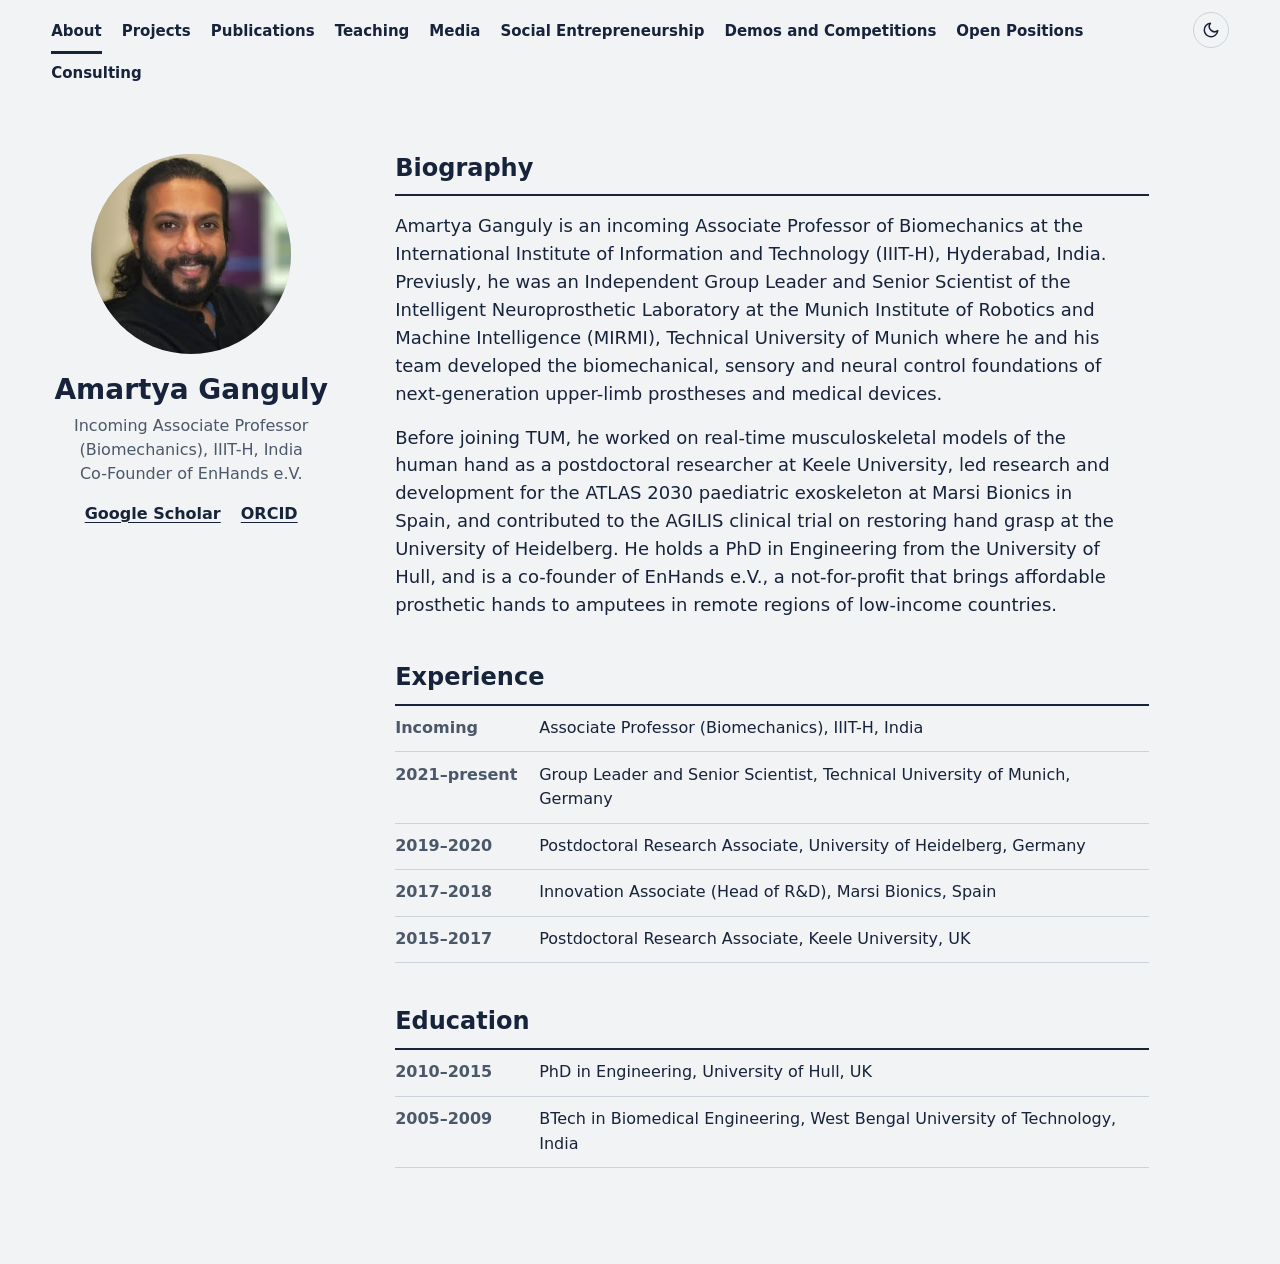
<file: index.html>
<!doctype html>
<html lang="en">
<head>
  <meta charset="utf-8">
  <meta name="viewport" content="width=device-width, initial-scale=1">
  <title>Amartya Ganguly</title>
  <meta name="description" content="under construction">
  <link rel="canonical" href="https://amartyaganguly.github.io/">
  <link rel="stylesheet" href="style.css">
</head>
<body>
  <header class="site-header"></header>
  <script src="nav.js"></script>

  <main>
    <!-- About: photo and name on the left, biography on the right -->
    <section class="about" aria-labelledby="name">

      <div class="about-side">
        <figure class="about-photo">
          <img src="photo1.jpg" alt="Amartya Ganguly" width="2250" height="1332" decoding="async">
        </figure>
        <h1 class="about-name" id="name">Amartya Ganguly</h1>
        <ul class="roles" role="list" aria-label="Roles">
          <li>Incoming Associate Professor (Biomechanics), IIIT-H, India</li>
          <li>Co-Founder of EnHands e.V.</li>
        </ul>
        <ul class="about-links" role="list">
          <li><a href="https://scholar.google.com/citations?user=TyaaiKMAAAAJ&amp;hl=en">Google Scholar</a></li>
          <li><a href="https://orcid.org/0000-0003-4093-1101">ORCID</a></li>
        </ul>
      </div>

      <div class="about-main">
        <h2>Biography</h2>
        <p>Amartya Ganguly is an incoming Associate Professor of Biomechanics at the International Institute of Information and Technology (IIIT-H), Hyderabad, India. 
         Previusly, he was an Independent Group Leader and Senior Scientist of the Intelligent Neuroprosthetic Laboratory at the Munich Institute of Robotics and Machine Intelligence (MIRMI), 
          Technical University of Munich where he and his team developed the biomechanical, sensory and neural control foundations of next-generation
          upper-limb prostheses and medical devices.</p>
        <p>Before joining TUM, he worked on real-time musculoskeletal models of the human hand as a postdoctoral researcher at Keele University, 
          led research and development for the ATLAS 2030 paediatric exoskeleton at Marsi Bionics in Spain, and contributed to the AGILIS clinical
          trial on restoring hand grasp at the University of Heidelberg. He holds a PhD in Engineering from the University of Hull, and is a co-founder
          of EnHands e.V., a not-for-profit that brings affordable prosthetic hands to amputees in remote regions of low-income countries.</p>

        <h2>Experience</h2>
        <ul class="lines" role="list">
          <li><span class="when">Incoming</span><span>Associate Professor (Biomechanics), IIIT-H, India</span></li>
          <li><span class="when">2021–present</span><span>Group Leader and Senior Scientist, Technical University of Munich, Germany</span></li>
          <li><span class="when">2019–2020</span><span>Postdoctoral Research Associate, University of Heidelberg, Germany</span></li>
          <li><span class="when">2017–2018</span><span>Innovation Associate (Head of R&amp;D), Marsi Bionics, Spain</span></li>
          <li><span class="when">2015–2017</span><span>Postdoctoral Research Associate, Keele University, UK</span></li>
        </ul>

        <h2>Education</h2>
        <ul class="lines" role="list">
          <li><span class="when">2010–2015</span><span>PhD in Engineering, University of Hull, UK</span></li>
          <li><span class="when">2005–2009</span><span>BTech in Biomedical Engineering, West Bengal University of Technology, India</span></li>
        </ul>
      </div>

    </section>

    <!-- More About sections will go here -->

  </main>
</body>
</html>
</file>
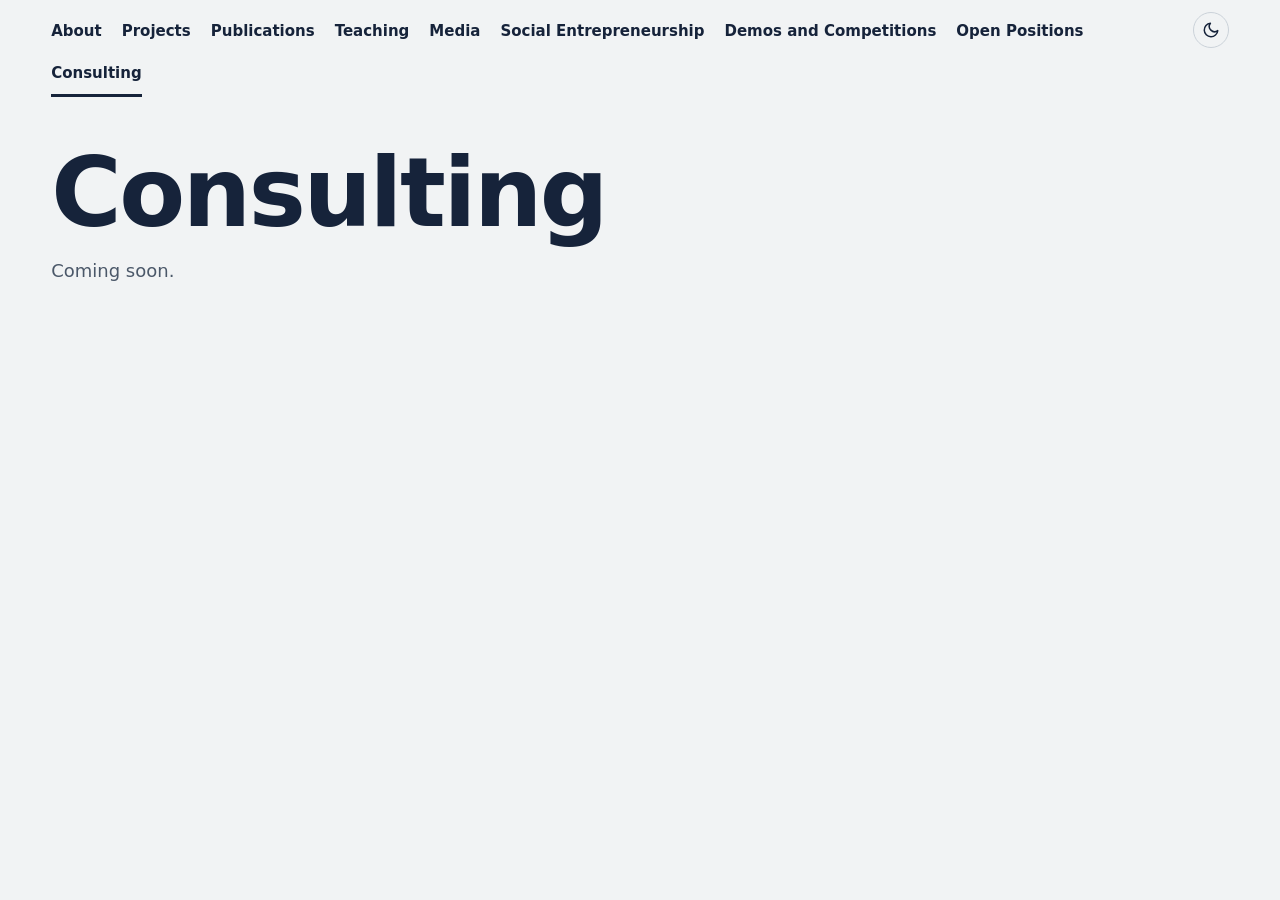
<file: consulting.html>
<!doctype html>
<html lang="en">
<head>
  <meta charset="utf-8">
  <meta name="viewport" content="width=device-width, initial-scale=1">
  <title>Consulting | Amartya Ganguly</title>
  <meta name="description" content="Consulting with Amartya Ganguly. Coming soon.">
  <link rel="canonical" href="https://amartyaganguly.github.io/consulting.html">
  <link rel="stylesheet" href="style.css">
</head>
<body>
  <header class="site-header"></header>
  <script src="nav.js"></script>

  <main class="page">
    <h1 class="page-title">Consulting</h1>
    <p class="page-intro">Coming soon.</p>
  </main>
</body>
</html>
</file>
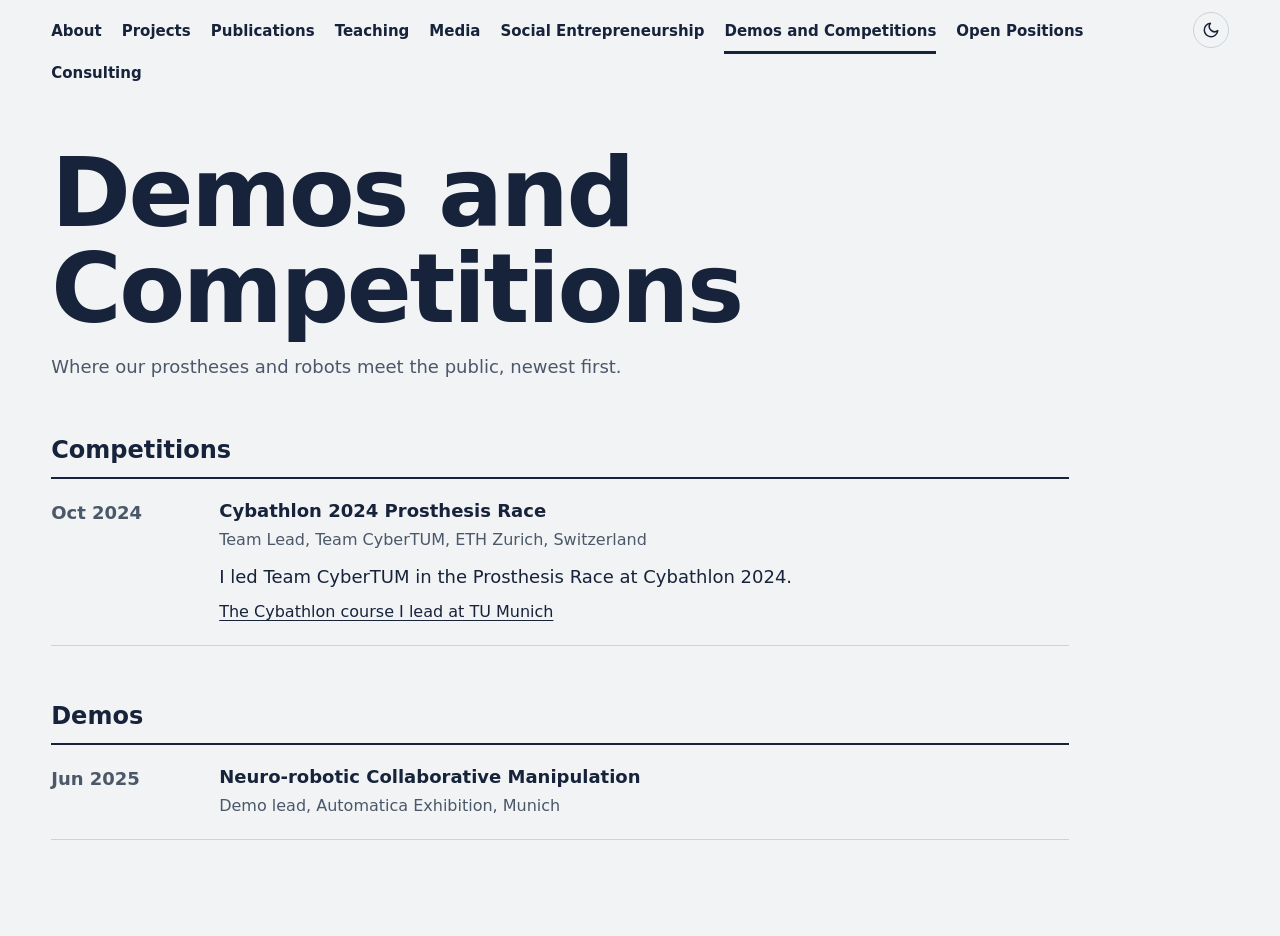
<file: demos-competitions.html>
<!doctype html>
<html lang="en">
<head>
  <meta charset="utf-8">
  <meta name="viewport" content="width=device-width, initial-scale=1">
  <title>Demos and Competitions | Amartya Ganguly</title>
  <meta name="description" content="Public demonstrations and competitions led by Amartya Ganguly, including Team CyberTUM at Cybathlon 2024.">
  <link rel="canonical" href="https://amartyaganguly.github.io/demos-competitions.html">
  <link rel="stylesheet" href="style.css">
</head>
<body>
  <header class="site-header"></header>
  <script src="nav.js"></script>

  <main class="page">
    <h1 class="page-title">Demos and Competitions</h1>
    <p class="page-intro">Where our prostheses and robots meet the public, newest first.</p>

    <section class="group" aria-labelledby="competitions">
      <h2 id="competitions">Competitions</h2>
      <ul class="entries" role="list">
        <li>
          <p class="when">Oct 2024</p>
          <h3 class="title">Cybathlon 2024 Prosthesis Race</h3>
          <p class="meta">Team Lead, Team CyberTUM, ETH Zurich, Switzerland</p>
          <p class="desc">I led Team CyberTUM in the Prosthesis Race at Cybathlon 2024.</p>
          <p class="links"><a href="teaching.html#courses">The Cybathlon course I lead at TU Munich</a></p>
        </li>
      </ul>
    </section>

    <section class="group" aria-labelledby="demos">
      <h2 id="demos">Demos</h2>
      <ul class="entries" role="list">
        <li>
          <p class="when">Jun 2025</p>
          <h3 class="title">Neuro-robotic Collaborative Manipulation</h3>
          <p class="meta">Demo lead, Automatica Exhibition, Munich</p>
        </li>
      </ul>
    </section>
  </main>
</body>
</html>
</file>
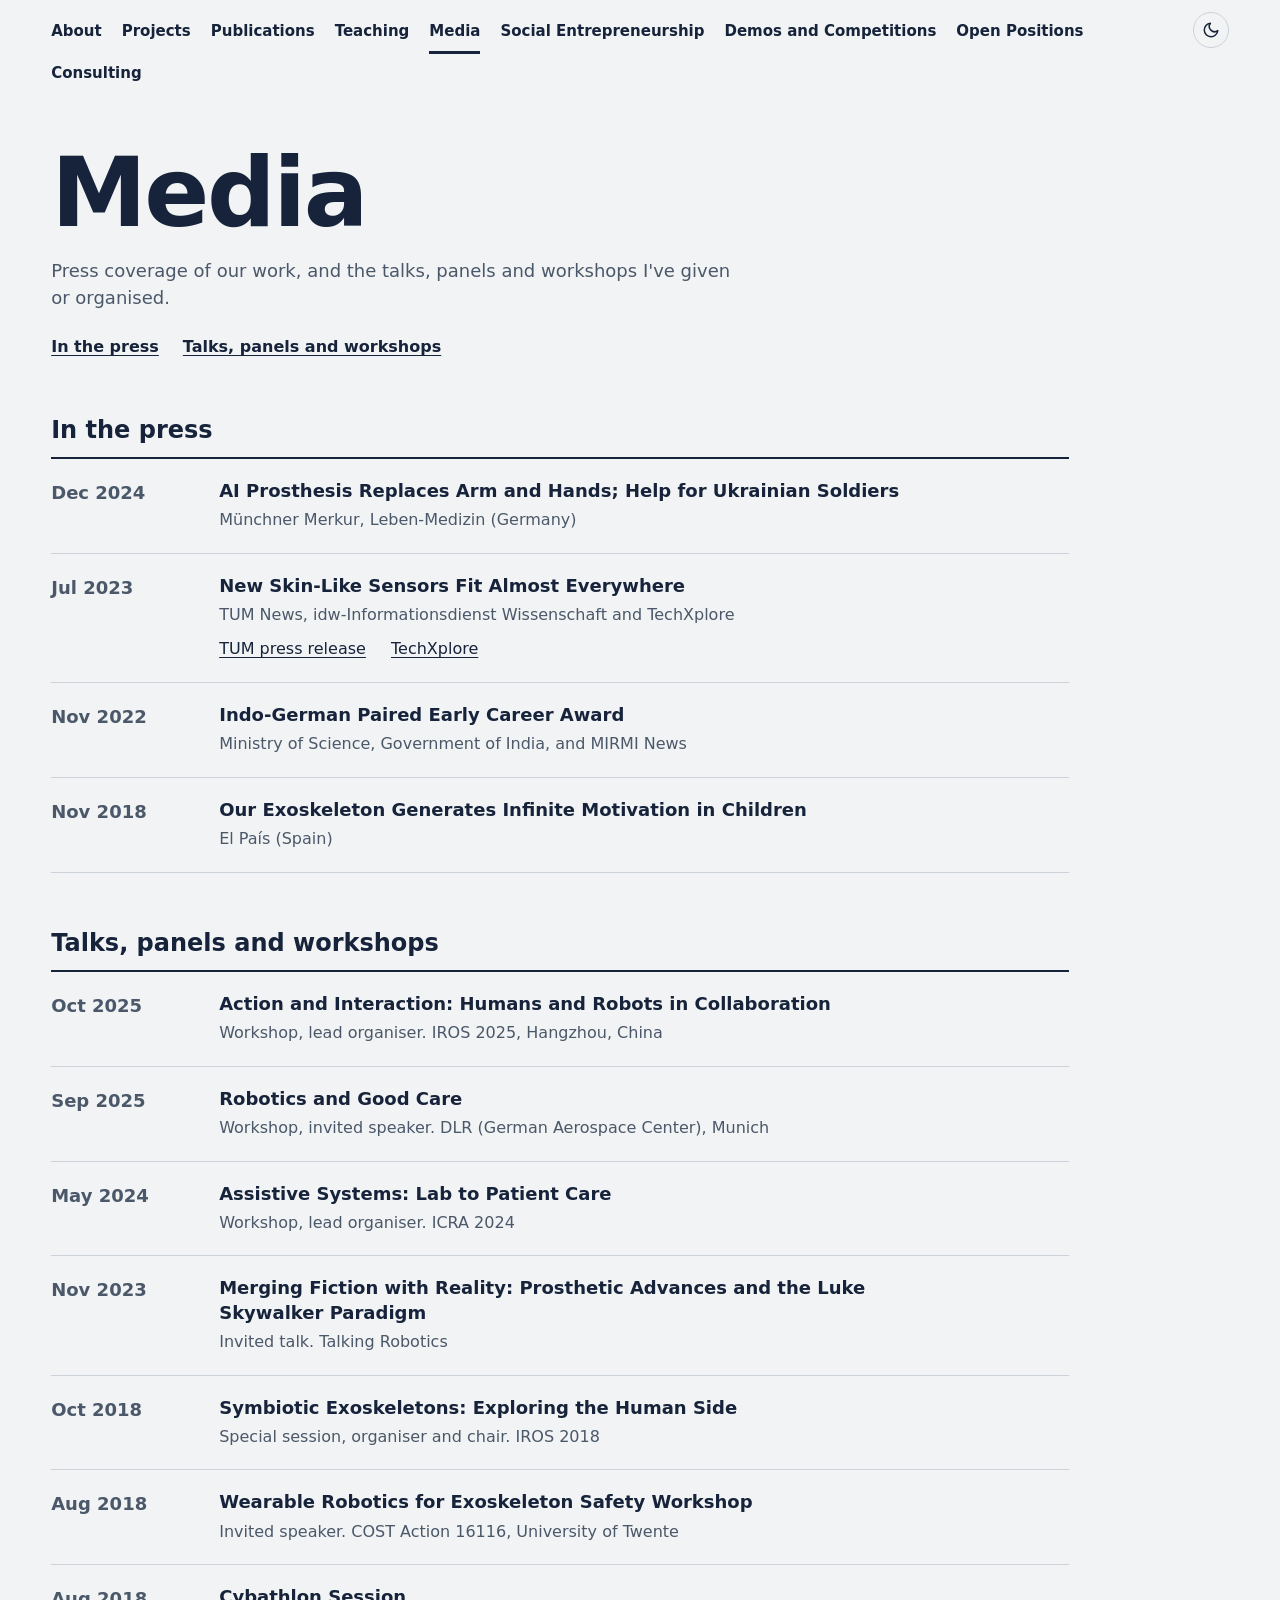
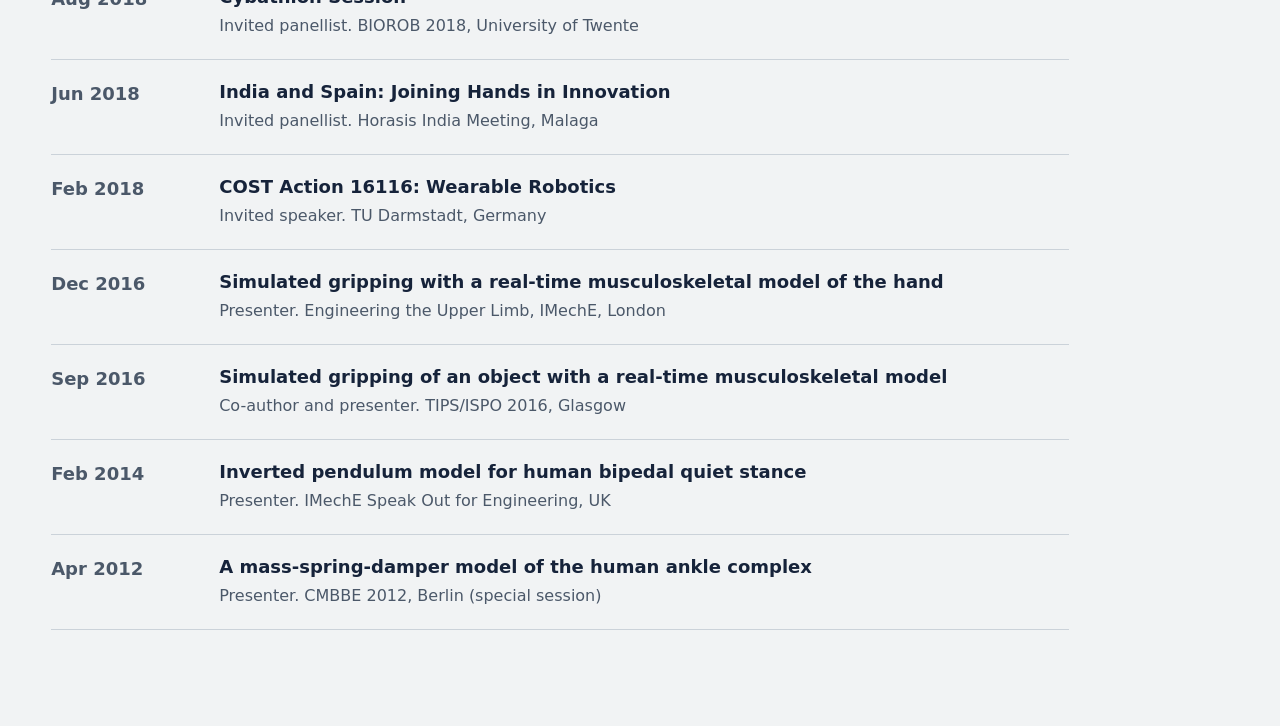
<file: media.html>
<!doctype html>
<html lang="en">
<head>
  <meta charset="utf-8">
  <meta name="viewport" content="width=device-width, initial-scale=1">
  <title>Media | Amartya Ganguly</title>
  <meta name="description" content="Press coverage of Amartya Ganguly's work, and his talks, panels and workshops.">
  <link rel="canonical" href="https://amartyaganguly.github.io/media.html">
  <link rel="stylesheet" href="style.css">
</head>
<body>
  <header class="site-header"></header>
  <script src="nav.js"></script>

  <main class="page">
    <h1 class="page-title">Media</h1>
    <p class="page-intro">Press coverage of our work, and the talks, panels and workshops I've given or organised.</p>
    <nav aria-label="Media sections">
      <ul class="jump" role="list">
        <li><a href="#press">In the press</a></li>
        <li><a href="#talks">Talks, panels and workshops</a></li>
      </ul>
    </nav>

    <section class="group" id="press" aria-labelledby="press-h">
      <h2 id="press-h">In the press</h2>
      <ul class="entries" role="list">
        <li>
          <p class="when">Dec 2024</p>
          <h3 class="title">AI Prosthesis Replaces Arm and Hands; Help for Ukrainian Soldiers</h3>
          <p class="meta">Münchner Merkur, Leben-Medizin (Germany)</p>
        </li>
        <li>
          <p class="when">Jul 2023</p>
          <h3 class="title">New Skin-Like Sensors Fit Almost Everywhere</h3>
          <p class="meta">TUM News, idw-Informationsdienst Wissenschaft and TechXplore</p>
          <p class="links"><a href="https://tum.de/en/news-and-events/all-news/press-releases/details/robotik-neue-hautaehnliche-sensoren-passen-fast-immer">TUM press release</a> <a href="https://techxplore.com/news/2023-07-skin-like-sensors.html">TechXplore</a></p>
        </li>
        <li>
          <p class="when">Nov 2022</p>
          <h3 class="title">Indo-German Paired Early Career Award</h3>
          <p class="meta">Ministry of Science, Government of India, and MIRMI News</p>
        </li>
        <li>
          <p class="when">Nov 2018</p>
          <h3 class="title">Our Exoskeleton Generates Infinite Motivation in Children</h3>
          <p class="meta">El País (Spain)</p>
        </li>
      </ul>
    </section>

    <section class="group" id="talks" aria-labelledby="talks-h">
      <h2 id="talks-h">Talks, panels and workshops</h2>
      <ul class="entries" role="list">
        <li>
          <p class="when">Oct 2025</p>
          <h3 class="title">Action and Interaction: Humans and Robots in Collaboration</h3>
          <p class="meta">Workshop, lead organiser. IROS 2025, Hangzhou, China</p>
        </li>
        <li>
          <p class="when">Sep 2025</p>
          <h3 class="title">Robotics and Good Care</h3>
          <p class="meta">Workshop, invited speaker. DLR (German Aerospace Center), Munich</p>
        </li>
        <li>
          <p class="when">May 2024</p>
          <h3 class="title">Assistive Systems: Lab to Patient Care</h3>
          <p class="meta">Workshop, lead organiser. ICRA 2024</p>
        </li>
        <li>
          <p class="when">Nov 2023</p>
          <h3 class="title">Merging Fiction with Reality: Prosthetic Advances and the Luke Skywalker Paradigm</h3>
          <p class="meta">Invited talk. Talking Robotics</p>
        </li>
        <li>
          <p class="when">Oct 2018</p>
          <h3 class="title">Symbiotic Exoskeletons: Exploring the Human Side</h3>
          <p class="meta">Special session, organiser and chair. IROS 2018</p>
        </li>
        <li>
          <p class="when">Aug 2018</p>
          <h3 class="title">Wearable Robotics for Exoskeleton Safety Workshop</h3>
          <p class="meta">Invited speaker. COST Action 16116, University of Twente</p>
        </li>
        <li>
          <p class="when">Aug 2018</p>
          <h3 class="title">Cybathlon Session</h3>
          <p class="meta">Invited panellist. BIOROB 2018, University of Twente</p>
        </li>
        <li>
          <p class="when">Jun 2018</p>
          <h3 class="title">India and Spain: Joining Hands in Innovation</h3>
          <p class="meta">Invited panellist. Horasis India Meeting, Malaga</p>
        </li>
        <li>
          <p class="when">Feb 2018</p>
          <h3 class="title">COST Action 16116: Wearable Robotics</h3>
          <p class="meta">Invited speaker. TU Darmstadt, Germany</p>
        </li>
        <li>
          <p class="when">Dec 2016</p>
          <h3 class="title">Simulated gripping with a real-time musculoskeletal model of the hand</h3>
          <p class="meta">Presenter. Engineering the Upper Limb, IMechE, London</p>
        </li>
        <li>
          <p class="when">Sep 2016</p>
          <h3 class="title">Simulated gripping of an object with a real-time musculoskeletal model</h3>
          <p class="meta">Co-author and presenter. TIPS/ISPO 2016, Glasgow</p>
        </li>
        <li>
          <p class="when">Feb 2014</p>
          <h3 class="title">Inverted pendulum model for human bipedal quiet stance</h3>
          <p class="meta">Presenter. IMechE Speak Out for Engineering, UK</p>
        </li>
        <li>
          <p class="when">Apr 2012</p>
          <h3 class="title">A mass-spring-damper model of the human ankle complex</h3>
          <p class="meta">Presenter. CMBBE 2012, Berlin (special session)</p>
        </li>
      </ul>
    </section>
  </main>
</body>
</html>
</file>
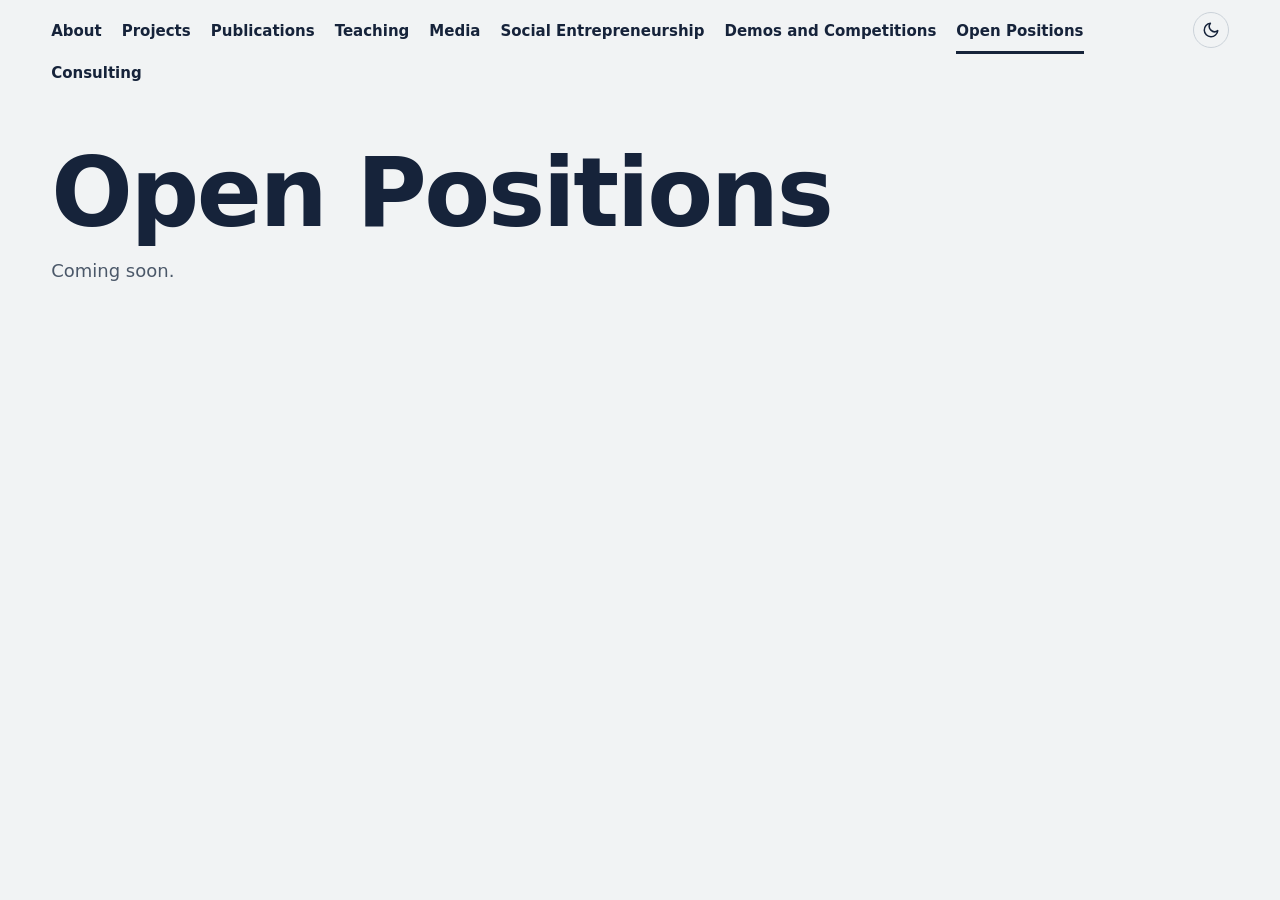
<file: positions.html>
<!doctype html>
<html lang="en">
<head>
  <meta charset="utf-8">
  <meta name="viewport" content="width=device-width, initial-scale=1">
  <title>Open Positions | Amartya Ganguly</title>
  <meta name="description" content="Open positions in the Intelligent Neuroprosthetics Laboratory led by Amartya Ganguly. Coming soon.">
  <link rel="canonical" href="https://amartyaganguly.github.io/positions.html">
  <link rel="stylesheet" href="style.css">
</head>
<body>
  <header class="site-header"></header>
  <script src="nav.js"></script>

  <main class="page">
    <h1 class="page-title">Open Positions</h1>
    <p class="page-intro">Coming soon.</p>
  </main>
</body>
</html>
</file>
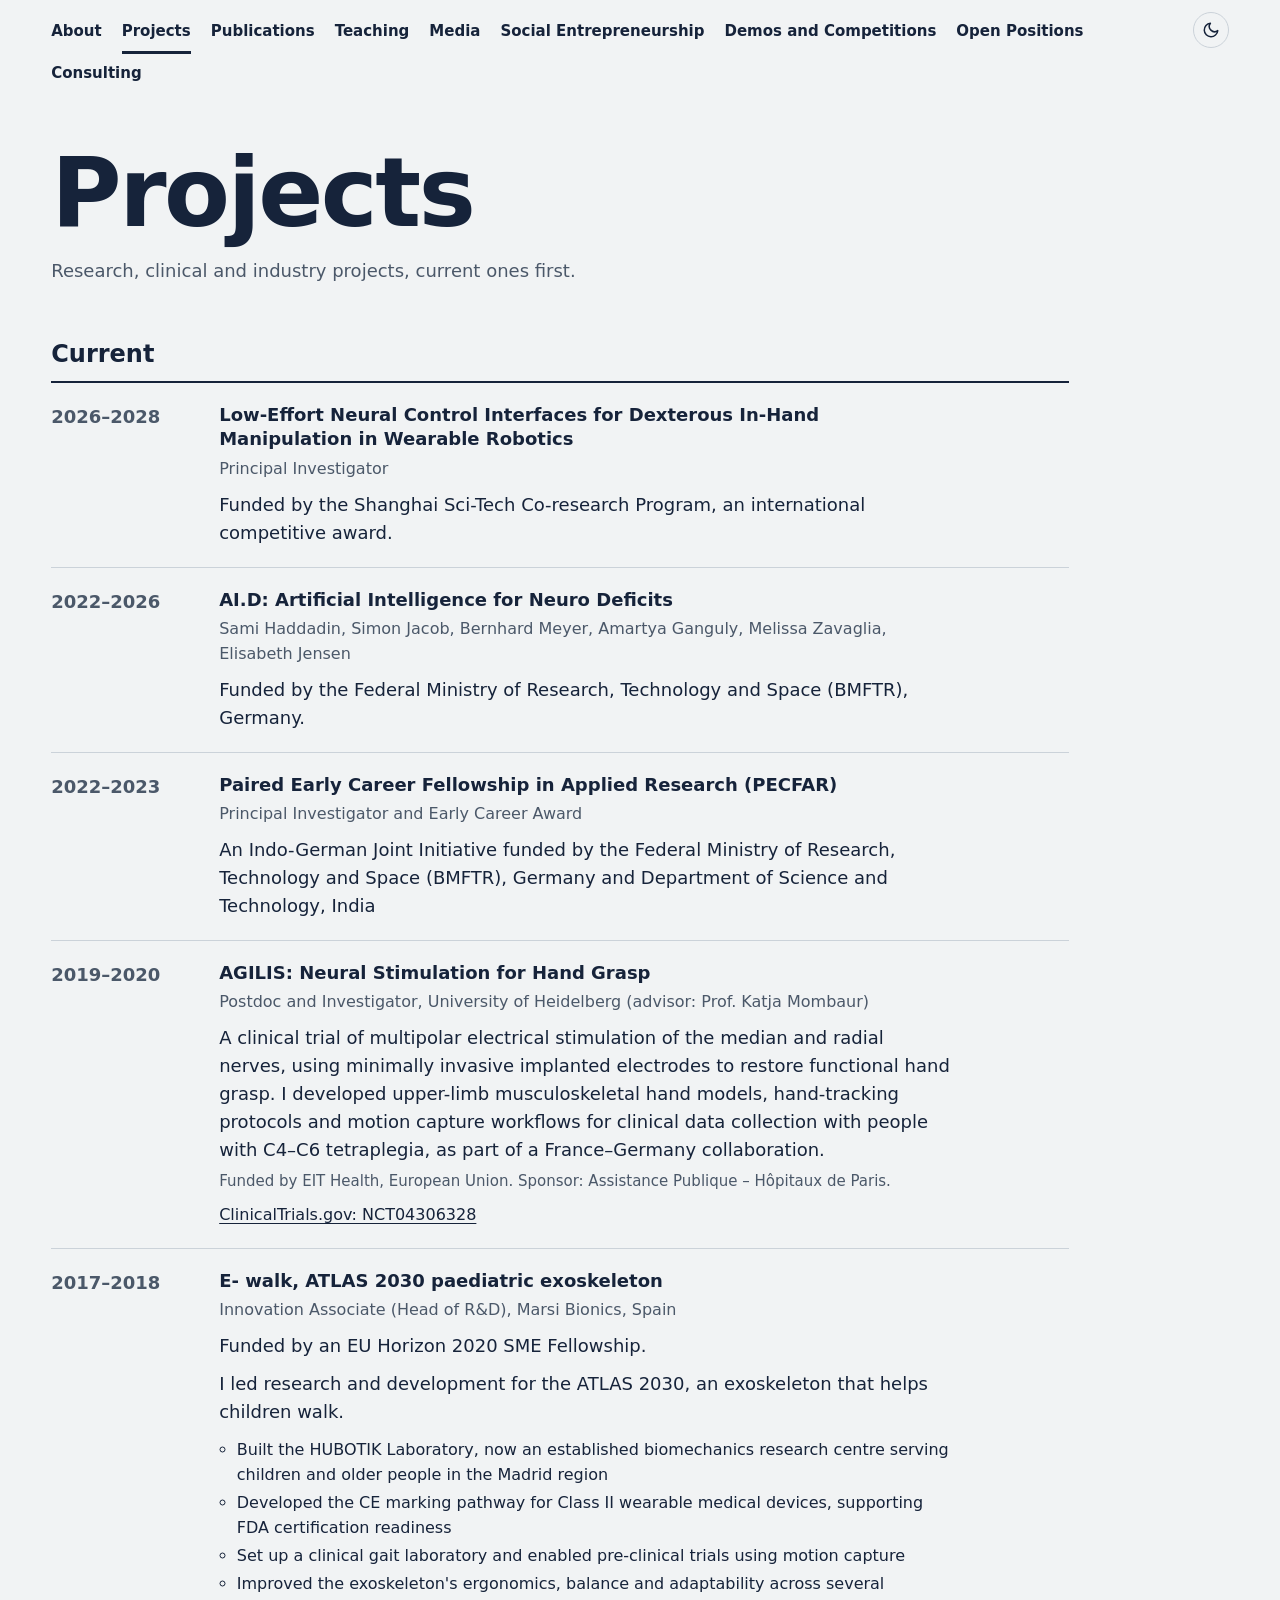
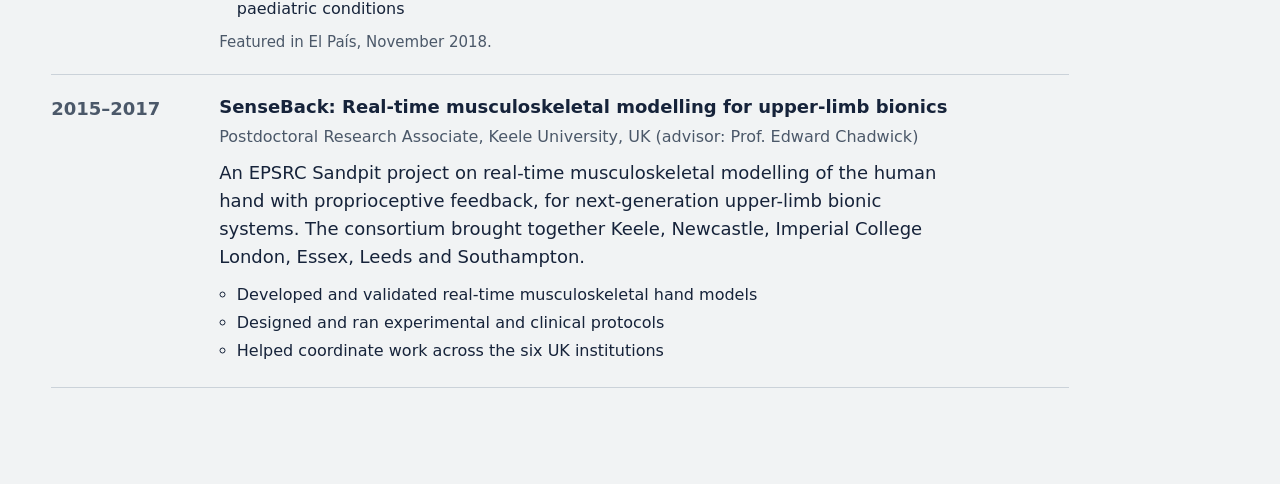
<file: projects.html>
<!doctype html>
<html lang="en">
<head>
  <meta charset="utf-8">
  <meta name="viewport" content="width=device-width, initial-scale=1">
  <title>Projects | Amartya Ganguly</title>
  <meta name="description" content="Research, clinical and industry projects of Amartya Ganguly, Group Leader of the Intelligent Neuroprosthetics Laboratory at TUM MIRMI.">
  <link rel="canonical" href="https://amartyaganguly.github.io/projects.html">
  <link rel="stylesheet" href="style.css">
</head>
<body>
  <header class="site-header"></header>
  <script src="nav.js"></script>

  <main class="page">
    <h1 class="page-title">Projects</h1>
    <p class="page-intro">Research, clinical and industry projects, current ones first.</p>

    <section class="group" aria-labelledby="current">
      <h2 id="current">Current</h2>
      <ul class="entries" role="list">

        <li>
          <p class="when">2026–2028</p>
          <h3 class="title">Low-Effort Neural Control Interfaces for Dexterous In-Hand Manipulation in Wearable Robotics</h3>
          <p class="meta">Principal Investigator</p>
          <p class="desc">Funded by the Shanghai Sci-Tech Co-research Program, an international competitive award.</p>
        </li>

        <li>
          <p class="when">2022–2026</p>
          <h3 class="title">AI.D: Artificial Intelligence for Neuro Deficits</h3>
          <p class="meta">Sami Haddadin, Simon Jacob, Bernhard Meyer, Amartya Ganguly, Melissa Zavaglia, Elisabeth Jensen</p>
          <p class="desc">Funded by the Federal Ministry of Research, Technology and Space (BMFTR), Germany.</p>
        </li>
        
        <li>
          <p class="when">2022–2023</p>
          <h3 class="title">Paired Early Career Fellowship in Applied Research (PECFAR)</h3>
          <p class="meta">Principal Investigator and Early Career Award</p>
          <p class="desc">An Indo-German Joint Initiative funded by the Federal Ministry of Research, Technology and Space (BMFTR), Germany and Department of Science and Technology, India</p>
        </li>

        <li>
          <p class="when">2019–2020</p>
          <h3 class="title">AGILIS: Neural Stimulation for Hand Grasp</h3>
          <p class="meta"> Postdoc and Investigator, University of Heidelberg (advisor: Prof. Katja Mombaur)</p>
          <p class="desc">A clinical trial of multipolar electrical stimulation of the median and radial nerves, using minimally invasive implanted electrodes to restore functional hand grasp. I developed upper-limb musculoskeletal hand models, hand-tracking protocols and motion capture workflows for clinical data collection with people with C4–C6 tetraplegia, as part of a France–Germany collaboration.</p>
          <p class="note">Funded by EIT Health, European Union. Sponsor: Assistance Publique – Hôpitaux de Paris.</p>
          <p class="links"><a href="https://clinicaltrials.gov/study/NCT04306328">ClinicalTrials.gov: NCT04306328</a></p>
        </li>

        <li>
          <p class="when">2017–2018</p>
          <h3 class="title">E- walk, ATLAS 2030 paediatric exoskeleton</h3>
          <p class="meta">Innovation Associate (Head of R&amp;D), Marsi Bionics, Spain</p>
          <p class="desc">Funded by an EU Horizon 2020 SME Fellowship.</p>
          <p class="desc">I led research and development for the ATLAS 2030, an exoskeleton that helps children walk.</p>
          <ul class="facts">
            <li>Built the HUBOTIK Laboratory, now an established biomechanics research centre serving children and older people in the Madrid region</li>
            <li>Developed the CE marking pathway for Class II wearable medical devices, supporting FDA certification readiness</li>
            <li>Set up a clinical gait laboratory and enabled pre-clinical trials using motion capture</li>
            <li>Improved the exoskeleton's ergonomics, balance and adaptability across several paediatric conditions</li>
          </ul>
          <p class="note">Featured in El País, November 2018.</p>
        </li>

        <li>
          <p class="when">2015–2017</p>
          <h3 class="title">SenseBack: Real-time musculoskeletal modelling for upper-limb bionics</h3>
          <p class="meta">Postdoctoral Research Associate, Keele University, UK (advisor: Prof. Edward Chadwick)</p>
          <p class="desc">An EPSRC Sandpit project on real-time musculoskeletal modelling of the human hand with proprioceptive feedback, for next-generation upper-limb bionic systems. The consortium brought together Keele, Newcastle, Imperial College London, Essex, Leeds and Southampton.</p>
          <ul class="facts">
            <li>Developed and validated real-time musculoskeletal hand models</li>
            <li>Designed and ran experimental and clinical protocols</li>
            <li>Helped coordinate work across the six UK institutions</li>
          </ul>
        </li>

      </ul>
    </section>
  </main>
</body>
</html>
</file>
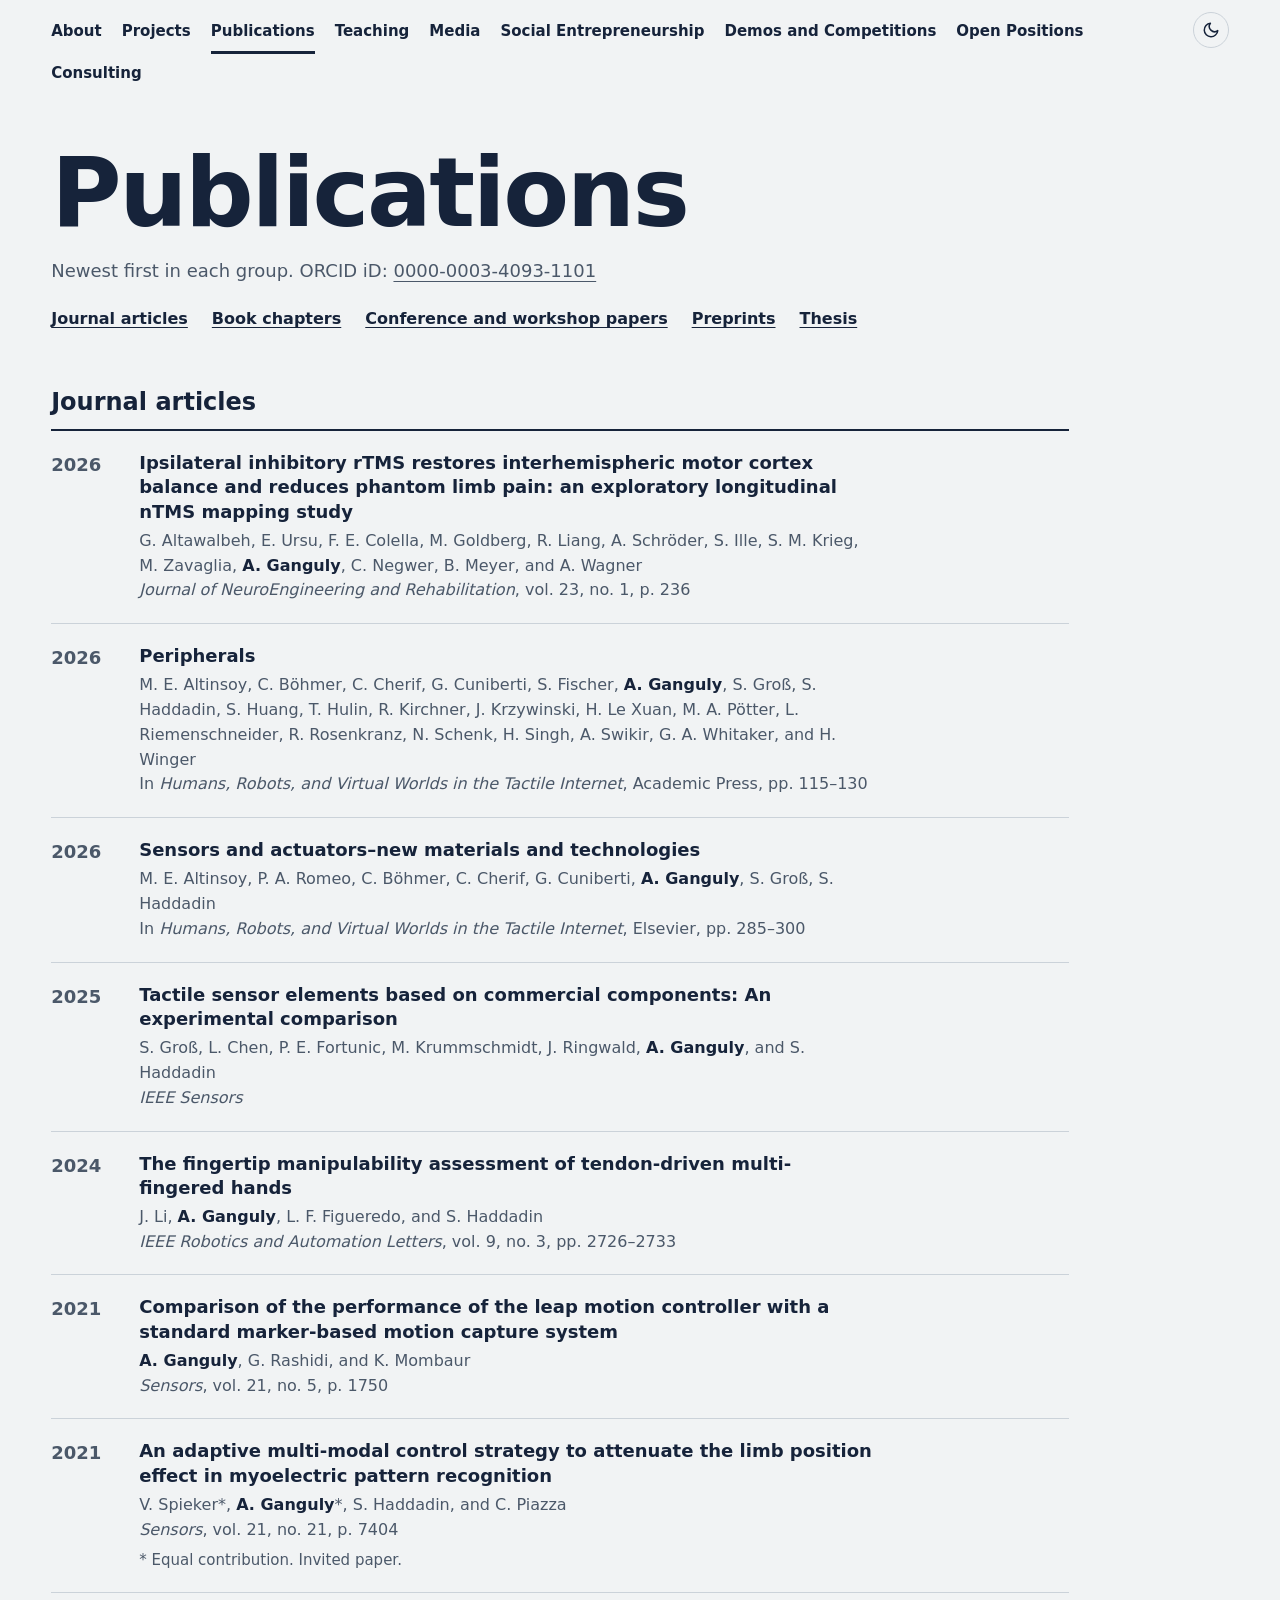
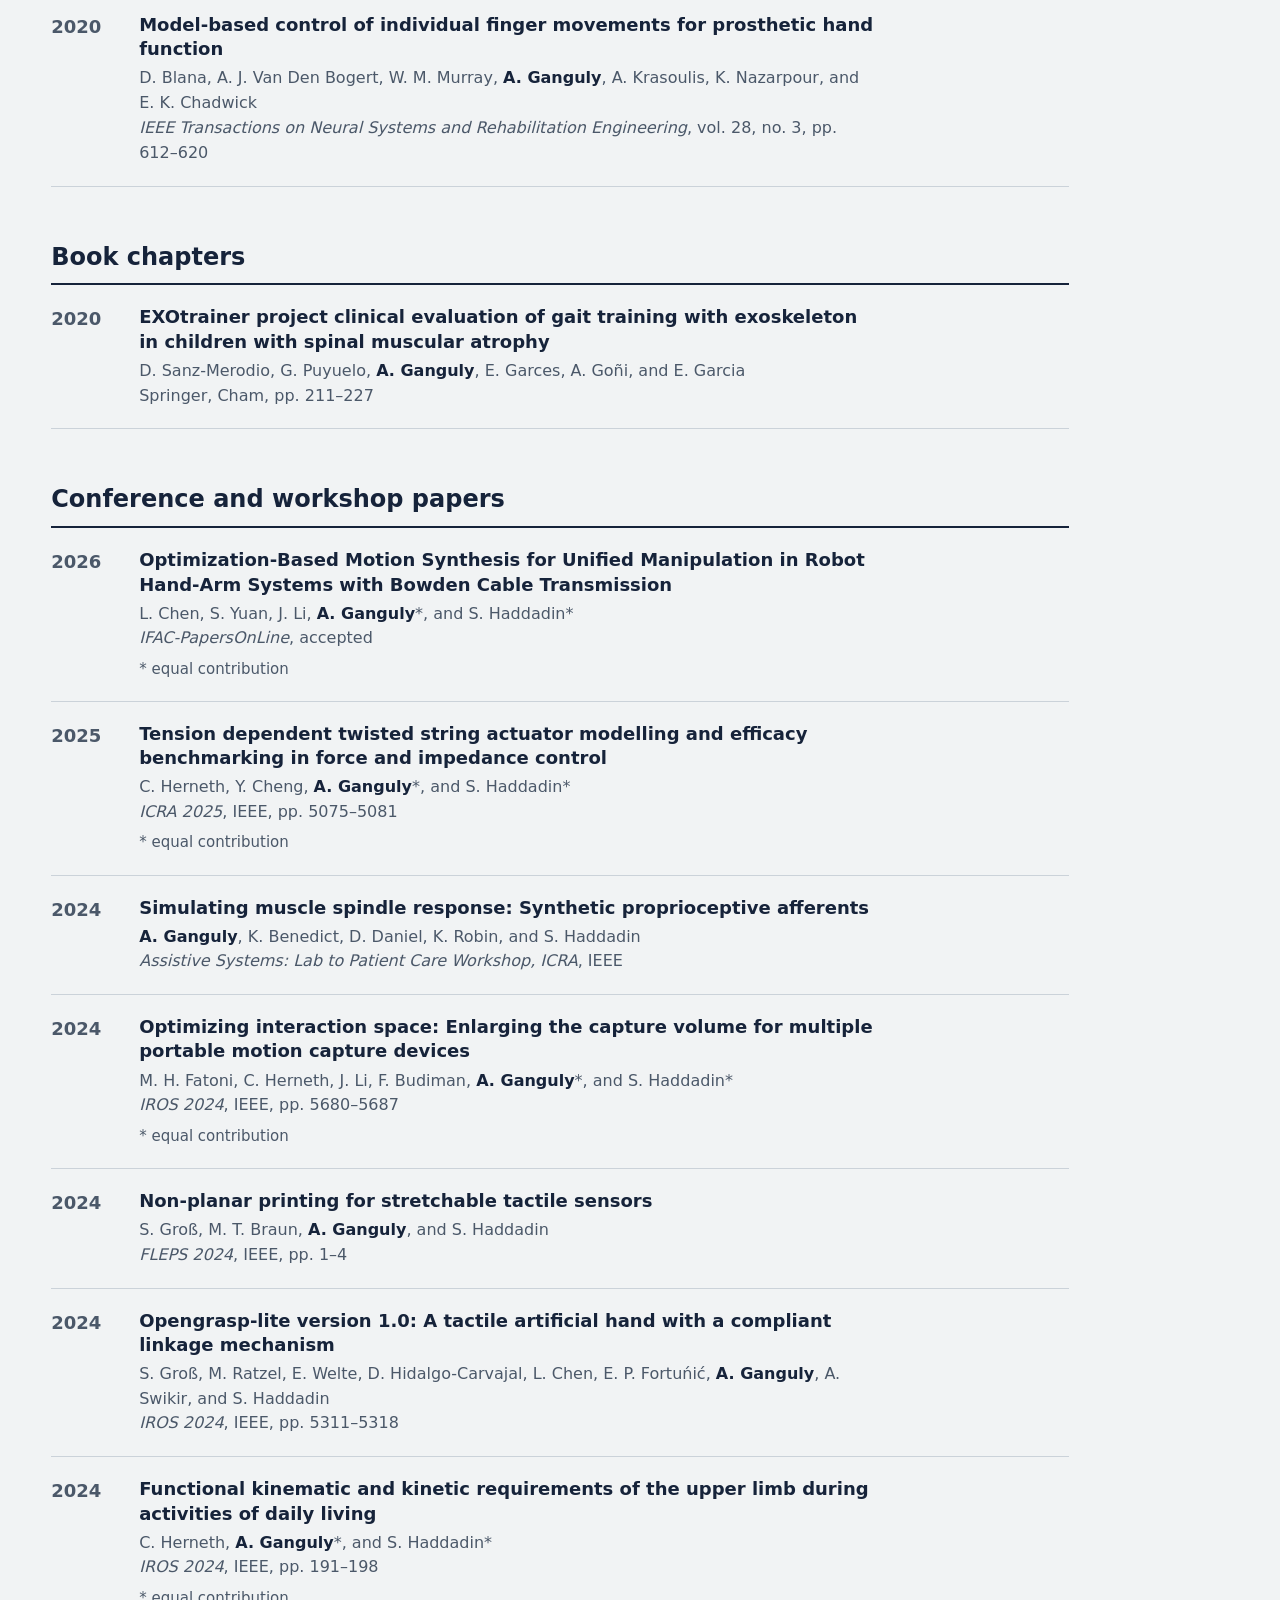
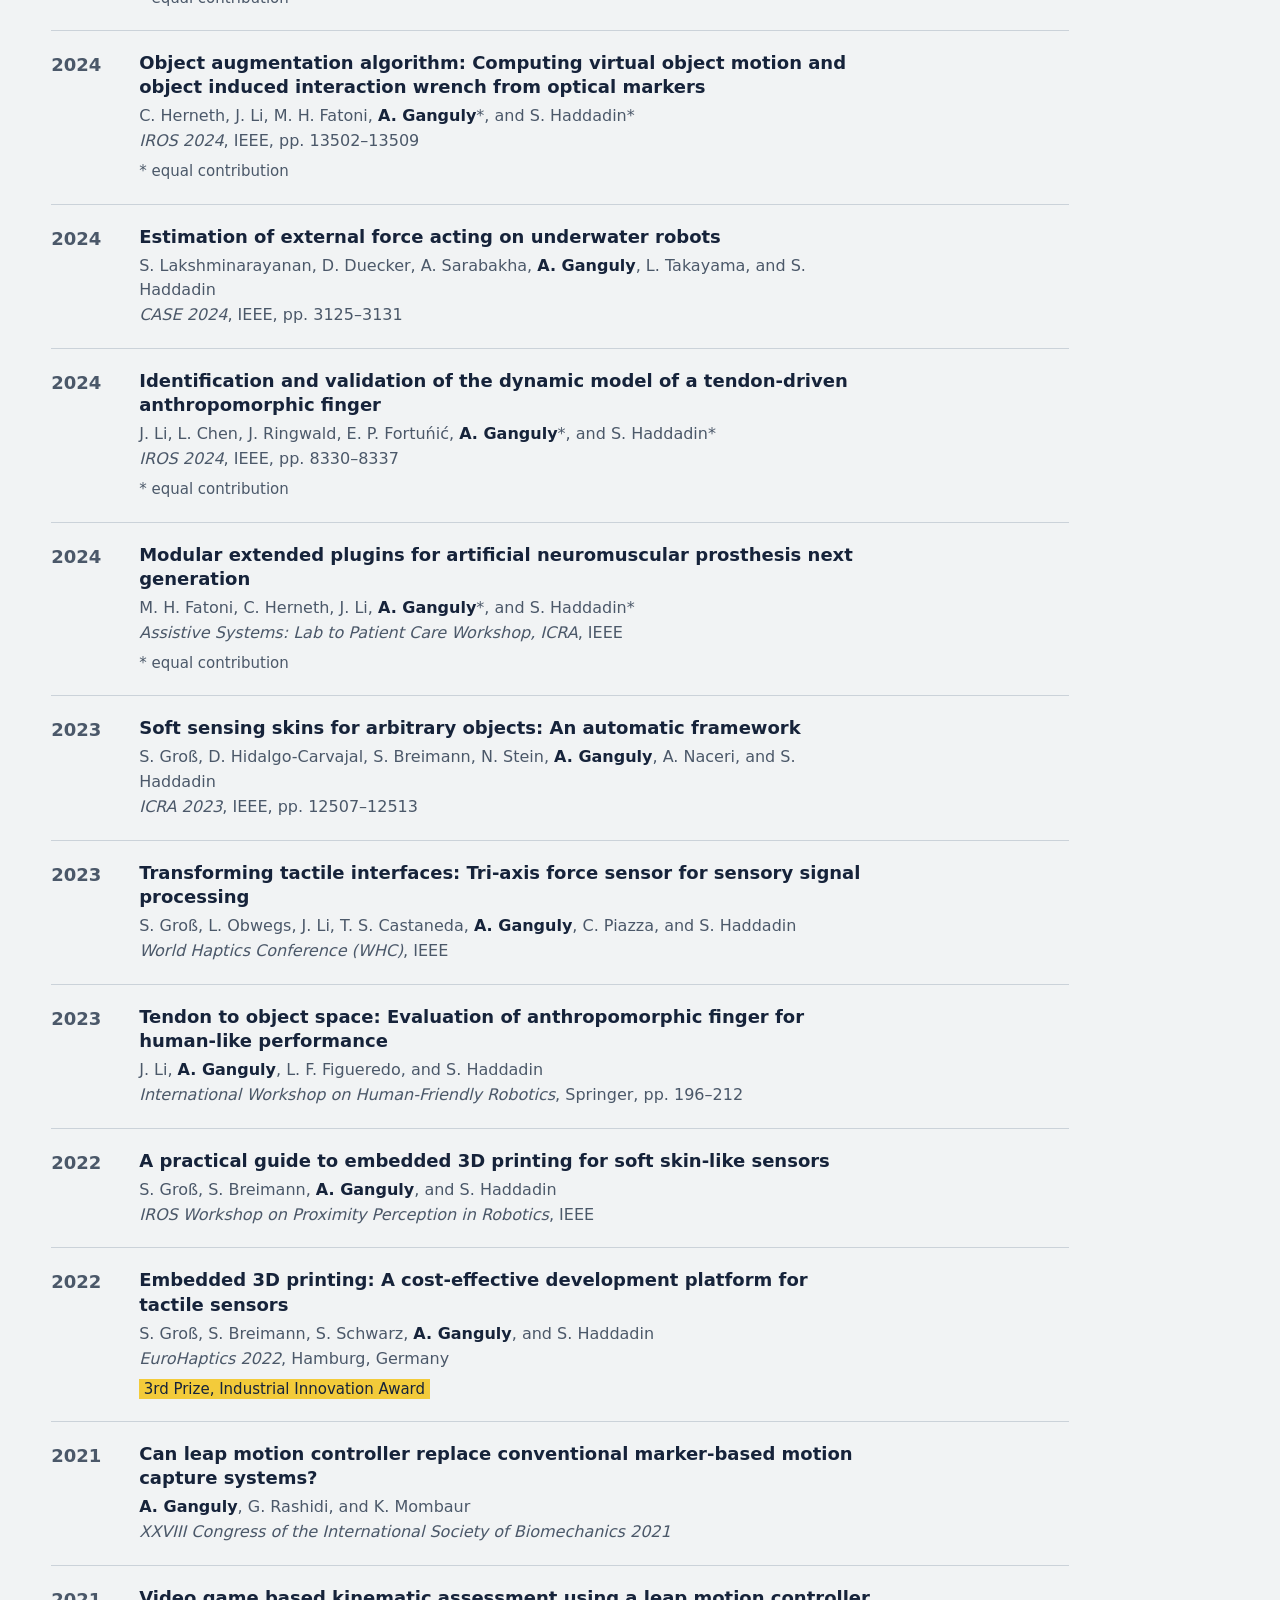
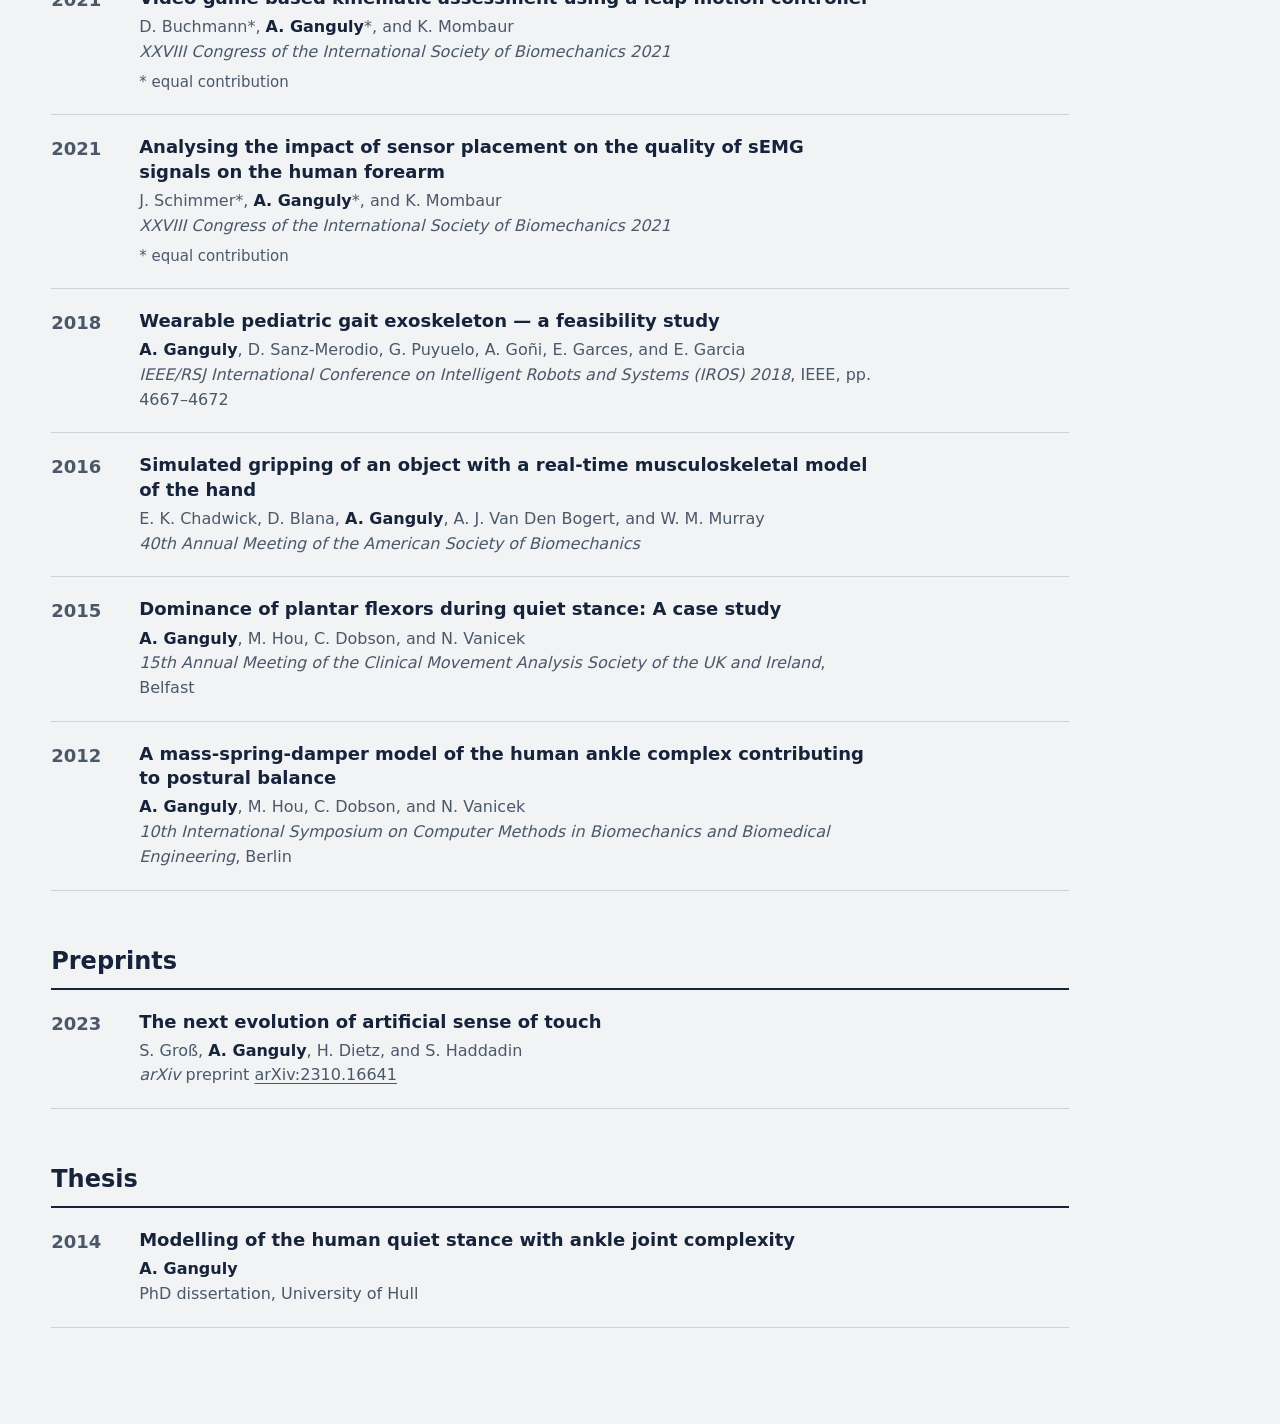
<file: publications.html>
<!doctype html>
<html lang="en">
<head>
  <meta charset="utf-8">
  <meta name="viewport" content="width=device-width, initial-scale=1">
  <title>Publications | Amartya Ganguly</title>
  <meta name="description" content="Publications by Amartya Ganguly: journal articles, book chapters, conference and workshop papers, preprints and thesis.">
  <link rel="canonical" href="https://amartyaganguly.github.io/publications.html">
  <link rel="stylesheet" href="style.css">
</head>
<body>
    <header class="site-header"></header>
  <script src="nav.js"></script>

  <main class="page">
    <h1 class="page-title">Publications</h1>
    <p class="page-intro">Newest first in each group. ORCID iD: <a href="https://orcid.org/0000-0003-4093-1101">0000-0003-4093-1101</a></p>
    <nav aria-label="Publication types">
      <ul class="jump" role="list">
        <li><a href="#journal">Journal articles</a></li>
        <li><a href="#chapters">Book chapters</a></li>
        <li><a href="#conference">Conference and workshop papers</a></li>
        <li><a href="#preprints">Preprints</a></li>
        <li><a href="#thesis">Thesis</a></li>
      </ul>
    </nav>

    <!-- To add a paper: copy one <li> ... </li> block, paste it at the top of the right list, and change the text. -->

    <section class="group" id="journal" aria-labelledby="journal-h">
      <h2 id="journal-h">Journal articles</h2>
      <ol class="entries pubs" role="list">
        <li>
          <p class="when">2026</p>
          <p class="title">Ipsilateral inhibitory rTMS restores interhemispheric motor cortex balance and reduces phantom limb pain: an exploratory longitudinal nTMS mapping study</p>
          <p class="meta">G. Altawalbeh, E. Ursu, F. E. Colella, M. Goldberg, R. Liang, A. Schröder, S. Ille, S. M. Krieg, M. Zavaglia, <b>A. Ganguly</b>, C. Negwer, B. Meyer, and A. Wagner</p>
          <p class="meta"><i>Journal of NeuroEngineering and Rehabilitation</i>, vol. 23, no. 1, p. 236</p>
        </li>
        <li>
          <p class="when">2026</p>
          <p class="title">Peripherals</p>
          <p class="meta">M. E. Altinsoy, C. Böhmer, C. Cherif, G. Cuniberti, S. Fischer, <b>A. Ganguly</b>, S. Groß, S. Haddadin, S. Huang, T. Hulin, R. Kirchner, J. Krzywinski, H. Le Xuan, M. A. Pötter, L. Riemenschneider, R. Rosenkranz, N. Schenk, H. Singh, A. Swikir, G. A. Whitaker, and H. Winger</p>
          <p class="meta">In <i>Humans, Robots, and Virtual Worlds in the Tactile Internet</i>, Academic Press, pp. 115–130</p>
        </li>
        <li>
          <p class="when">2026</p>
          <p class="title">Sensors and actuators–new materials and technologies</p>
          <p class="meta">M. E. Altinsoy, P. A. Romeo, C. Böhmer, C. Cherif, G. Cuniberti, <b>A. Ganguly</b>, S. Groß, S. Haddadin</p>
          <p class="meta">In <i>Humans, Robots, and Virtual Worlds in the Tactile Internet</i>, Elsevier, pp. 285–300</p>
        </li>
        <li>
          <p class="when">2025</p>
          <p class="title">Tactile sensor elements based on commercial components: An experimental comparison</p>
          <p class="meta">S. Groß, L. Chen, P. E. Fortunic, M. Krummschmidt, J. Ringwald, <b>A. Ganguly</b>, and S. Haddadin</p>
          <p class="meta"><i>IEEE Sensors</i></p>
        </li>
        <li>
          <p class="when">2024</p>
          <p class="title">The fingertip manipulability assessment of tendon-driven multi-fingered hands</p>
          <p class="meta">J. Li, <b>A. Ganguly</b>, L. F. Figueredo, and S. Haddadin</p>
          <p class="meta"><i>IEEE Robotics and Automation Letters</i>, vol. 9, no. 3, pp. 2726–2733</p>
        </li>
        <li>
          <p class="when">2021</p>
          <p class="title">Comparison of the performance of the leap motion controller with a standard marker-based motion capture system</p>
          <p class="meta"><b>A. Ganguly</b>, G. Rashidi, and K. Mombaur</p>
          <p class="meta"><i>Sensors</i>, vol. 21, no. 5, p. 1750</p>
        </li>
        <li>
          <p class="when">2021</p>
          <p class="title">An adaptive multi-modal control strategy to attenuate the limb position effect in myoelectric pattern recognition</p>
          <p class="meta">V. Spieker*, <b>A. Ganguly</b>*, S. Haddadin, and C. Piazza</p>
          <p class="meta"><i>Sensors</i>, vol. 21, no. 21, p. 7404</p>
          <p class="note">* Equal contribution. Invited paper.</p>
        </li>
        <li>
          <p class="when">2020</p>
          <p class="title">Model-based control of individual finger movements for prosthetic hand function</p>
          <p class="meta">D. Blana, A. J. Van Den Bogert, W. M. Murray, <b>A. Ganguly</b>, A. Krasoulis, K. Nazarpour, and E. K. Chadwick</p>
          <p class="meta"><i>IEEE Transactions on Neural Systems and Rehabilitation Engineering</i>, vol. 28, no. 3, pp. 612–620</p>
        </li>
      </ol>
    </section>

    <section class="group" id="chapters" aria-labelledby="chapters-h">
      <h2 id="chapters-h">Book chapters</h2>
      <ol class="entries pubs" role="list">
        <li>
          <p class="when">2020</p>
          <p class="title">EXOtrainer project clinical evaluation of gait training with exoskeleton in children with spinal muscular atrophy</p>
          <p class="meta">D. Sanz-Merodio, G. Puyuelo, <b>A. Ganguly</b>, E. Garces, A. Goñi, and E. Garcia</p>
          <p class="meta">Springer, Cham, pp. 211–227</p>
        </li>
      </ol>
    </section>

    <section class="group" id="conference" aria-labelledby="conference-h">
      <h2 id="conference-h">Conference and workshop papers</h2>
      <ol class="entries pubs" role="list">
        <li>
          <p class="when">2026</p>
          <p class="title">Optimization-Based Motion Synthesis for Unified Manipulation in Robot Hand-Arm Systems with Bowden Cable Transmission</p>
          <p class="meta">L. Chen, S. Yuan, J. Li, <b>A. Ganguly</b>*, and S. Haddadin*</p>
          <p class="meta"><i>IFAC-PapersOnLine</i>, accepted</p>
          <p class="note">* equal contribution</p>
        </li>
        
        <li>
          <p class="when">2025</p>
          <p class="title">Tension dependent twisted string actuator modelling and efficacy benchmarking in force and impedance control</p>
          <p class="meta">C. Herneth, Y. Cheng, <b>A. Ganguly</b>*, and S. Haddadin*</p>
          <p class="meta"><i>ICRA 2025</i>, IEEE, pp. 5075–5081</p>
          <p class="note">* equal contribution</p>
        </li>
        <li>
          <p class="when">2024</p>
          <p class="title">Simulating muscle spindle response: Synthetic proprioceptive afferents</p>
          <p class="meta"><b>A. Ganguly</b>, K. Benedict, D. Daniel, K. Robin, and S. Haddadin</p>
          <p class="meta"><i>Assistive Systems: Lab to Patient Care Workshop, ICRA</i>, IEEE</p>
        </li>
        <li>
          <p class="when">2024</p>
          <p class="title">Optimizing interaction space: Enlarging the capture volume for multiple portable motion capture devices</p>
          <p class="meta">M. H. Fatoni, C. Herneth, J. Li, F. Budiman, <b>A. Ganguly</b>*, and S. Haddadin*</p>
          <p class="meta"><i>IROS 2024</i>, IEEE, pp. 5680–5687</p>
          <p class="note">* equal contribution</p>
        </li>
        <li>
          <p class="when">2024</p>
          <p class="title">Non-planar printing for stretchable tactile sensors</p>
          <p class="meta">S. Groß, M. T. Braun, <b>A. Ganguly</b>, and S. Haddadin</p>
          <p class="meta"><i>FLEPS 2024</i>, IEEE, pp. 1–4</p>
        </li>
        <li>
          <p class="when">2024</p>
          <p class="title">Opengrasp-lite version 1.0: A tactile artificial hand with a compliant linkage mechanism</p>
          <p class="meta">S. Groß, M. Ratzel, E. Welte, D. Hidalgo-Carvajal, L. Chen, E. P. Fortuńić, <b>A. Ganguly</b>, A. Swikir, and S. Haddadin</p>
          <p class="meta"><i>IROS 2024</i>, IEEE, pp. 5311–5318</p>
        </li>
        <li>
          <p class="when">2024</p>
          <p class="title">Functional kinematic and kinetic requirements of the upper limb during activities of daily living</p>
          <p class="meta">C. Herneth, <b>A. Ganguly</b>*, and S. Haddadin*</p>
          <p class="meta"><i>IROS 2024</i>, IEEE, pp. 191–198</p>
          <p class="note">* equal contribution</p>
        </li>
        <li>
          <p class="when">2024</p>
          <p class="title">Object augmentation algorithm: Computing virtual object motion and object induced interaction wrench from optical markers</p>
          <p class="meta">C. Herneth, J. Li, M. H. Fatoni, <b>A. Ganguly</b>*, and S. Haddadin*</p>
          <p class="meta"><i>IROS 2024</i>, IEEE, pp. 13502–13509</p>
          <p class="note">* equal contribution</p>
        </li>
        <li>
          <p class="when">2024</p>
          <p class="title">Estimation of external force acting on underwater robots</p>
          <p class="meta">S. Lakshminarayanan, D. Duecker, A. Sarabakha, <b>A. Ganguly</b>, L. Takayama, and S. Haddadin</p>
          <p class="meta"><i>CASE 2024</i>, IEEE, pp. 3125–3131</p>
        </li>
        <li>
          <p class="when">2024</p>
          <p class="title">Identification and validation of the dynamic model of a tendon-driven anthropomorphic finger</p>
          <p class="meta">J. Li, L. Chen, J. Ringwald, E. P. Fortuńić, <b>A. Ganguly</b>*, and S. Haddadin*</p>
          <p class="meta"><i>IROS 2024</i>, IEEE, pp. 8330–8337</p>
          <p class="note">* equal contribution</p>
        </li>
        <li>
          <p class="when">2024</p>
          <p class="title">Modular extended plugins for artificial neuromuscular prosthesis next generation</p>
          <p class="meta">M. H. Fatoni, C. Herneth, J. Li, <b>A. Ganguly</b>*, and S. Haddadin*</p>
          <p class="meta"><i>Assistive Systems: Lab to Patient Care Workshop, ICRA</i>, IEEE</p>
          <p class="note">* equal contribution</p>
        </li>
        <li>
          <p class="when">2023</p>
          <p class="title">Soft sensing skins for arbitrary objects: An automatic framework</p>
          <p class="meta">S. Groß, D. Hidalgo-Carvajal, S. Breimann, N. Stein, <b>A. Ganguly</b>, A. Naceri, and S. Haddadin</p>
          <p class="meta"><i>ICRA 2023</i>, IEEE, pp. 12507–12513</p>
        </li>
        <li>
          <p class="when">2023</p>
          <p class="title">Transforming tactile interfaces: Tri-axis force sensor for sensory signal processing</p>
          <p class="meta">S. Groß, L. Obwegs, J. Li, T. S. Castaneda, <b>A. Ganguly</b>, C. Piazza, and S. Haddadin</p>
          <p class="meta"><i>World Haptics Conference (WHC)</i>, IEEE</p>
        </li>
        <li>
          <p class="when">2023</p>
          <p class="title">Tendon to object space: Evaluation of anthropomorphic finger for human-like performance</p>
          <p class="meta">J. Li, <b>A. Ganguly</b>, L. F. Figueredo, and S. Haddadin</p>
          <p class="meta"><i>International Workshop on Human-Friendly Robotics</i>, Springer, pp. 196–212</p>
        </li>
        <li>
          <p class="when">2022</p>
          <p class="title">A practical guide to embedded 3D printing for soft skin-like sensors</p>
          <p class="meta">S. Groß, S. Breimann, <b>A. Ganguly</b>, and S. Haddadin</p>
          <p class="meta"><i>IROS Workshop on Proximity Perception in Robotics</i>, IEEE</p>
        </li>
        <li>
          <p class="when">2022</p>
          <p class="title">Embedded 3D printing: A cost-effective development platform for tactile sensors</p>
          <p class="meta">S. Groß, S. Breimann, S. Schwarz, <b>A. Ganguly</b>, and S. Haddadin</p>
          <p class="meta"><i>EuroHaptics 2022</i>, Hamburg, Germany</p>
          <p class="note"><mark>3rd Prize, Industrial Innovation Award</mark></p>
        </li>
        <li>
          <p class="when">2021</p>
          <p class="title">Can leap motion controller replace conventional marker-based motion capture systems?</p>
          <p class="meta"><b>A. Ganguly</b>, G. Rashidi, and K. Mombaur</p>
          <p class="meta"><i>XXVIII Congress of the International Society of Biomechanics 2021</i></p>
        </li>
        <li>
          <p class="when">2021</p>
          <p class="title">Video game based kinematic assessment using a leap motion controller</p>
          <p class="meta">D. Buchmann*, <b>A. Ganguly</b>*, and K. Mombaur</p>
          <p class="meta"><i>XXVIII Congress of the International Society of Biomechanics 2021</i></p>
          <p class="note">* equal contribution</p>
        </li>
        <li>
          <p class="when">2021</p>
          <p class="title">Analysing the impact of sensor placement on the quality of sEMG signals on the human forearm</p>
          <p class="meta">J. Schimmer*, <b>A. Ganguly</b>*, and K. Mombaur</p>
          <p class="meta"><i>XXVIII Congress of the International Society of Biomechanics 2021</i></p>
          <p class="note">* equal contribution</p>
        </li>
        <li>
          <p class="when">2018</p>
          <p class="title">Wearable pediatric gait exoskeleton — a feasibility study</p>
          <p class="meta"><b>A. Ganguly</b>, D. Sanz-Merodio, G. Puyuelo, A. Goñi, E. Garces, and E. Garcia</p>
          <p class="meta"><i>IEEE/RSJ International Conference on Intelligent Robots and Systems (IROS) 2018</i>, IEEE, pp. 4667–4672</p>
        </li>
        <li>
          <p class="when">2016</p>
          <p class="title">Simulated gripping of an object with a real-time musculoskeletal model of the hand</p>
          <p class="meta">E. K. Chadwick, D. Blana, <b>A. Ganguly</b>, A. J. Van Den Bogert, and W. M. Murray</p>
          <p class="meta"><i>40th Annual Meeting of the American Society of Biomechanics</i></p>
        </li>
        <li>
          <p class="when">2015</p>
          <p class="title">Dominance of plantar flexors during quiet stance: A case study</p>
          <p class="meta"><b>A. Ganguly</b>, M. Hou, C. Dobson, and N. Vanicek</p>
          <p class="meta"><i>15th Annual Meeting of the Clinical Movement Analysis Society of the UK and Ireland</i>, Belfast</p>
        </li>
        <li>
          <p class="when">2012</p>
          <p class="title">A mass-spring-damper model of the human ankle complex contributing to postural balance</p>
          <p class="meta"><b>A. Ganguly</b>, M. Hou, C. Dobson, and N. Vanicek</p>
          <p class="meta"><i>10th International Symposium on Computer Methods in Biomechanics and Biomedical Engineering</i>, Berlin</p>
        </li>
      </ol>
    </section>

    <section class="group" id="preprints" aria-labelledby="preprints-h">
      <h2 id="preprints-h">Preprints</h2>
      <ol class="entries pubs" role="list">
        <li>
          <p class="when">2023</p>
          <p class="title">The next evolution of artificial sense of touch</p>
          <p class="meta">S. Groß, <b>A. Ganguly</b>, H. Dietz, and S. Haddadin</p>
          <p class="meta"><i>arXiv</i> preprint <a href="https://arxiv.org/abs/2310.16641">arXiv:2310.16641</a></p>
        </li>
      </ol>
    </section>

    <section class="group" id="thesis" aria-labelledby="thesis-h">
      <h2 id="thesis-h">Thesis</h2>
      <ol class="entries pubs" role="list">
        <li>
          <p class="when">2014</p>
          <p class="title">Modelling of the human quiet stance with ankle joint complexity</p>
          <p class="meta"><b>A. Ganguly</b></p>
          <p class="meta">PhD dissertation, University of Hull</p>
        </li>
      </ol>
    </section>
  </main>
</body>
</html>
</file>
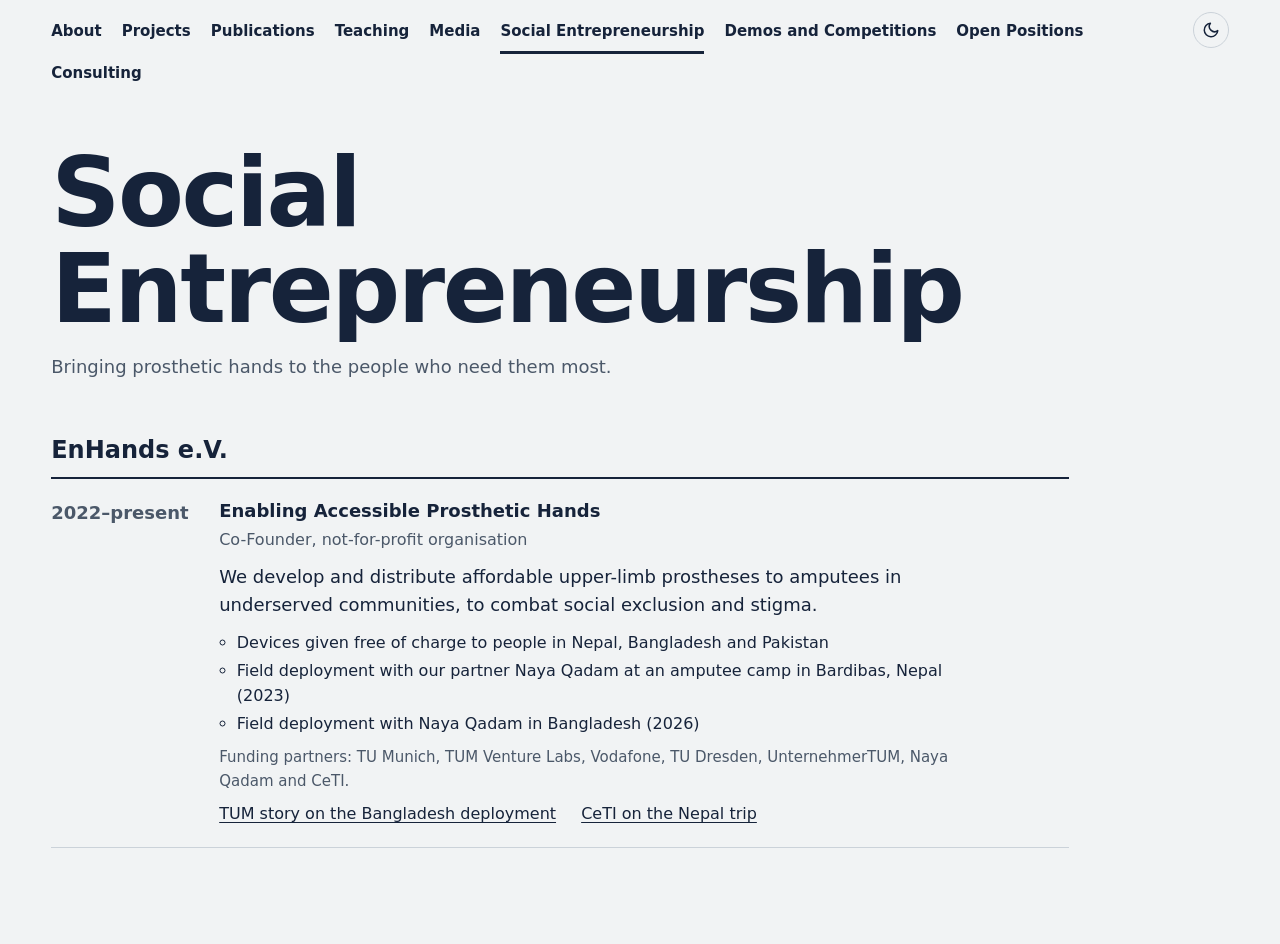
<file: social-entrepreneurship.html>
<!doctype html>
<html lang="en">
<head>
  <meta charset="utf-8">
  <meta name="viewport" content="width=device-width, initial-scale=1">
  <title>Social Entrepreneurship | Amartya Ganguly</title>
  <meta name="description" content="EnHands e.V., the not-for-profit organisation co-founded by Amartya Ganguly, develops and distributes affordable prosthetic hands to amputees in underserved communities.">
  <link rel="canonical" href="https://amartyaganguly.github.io/social-entrepreneurship.html">
  <link rel="stylesheet" href="style.css">
</head>
<body>
  <header class="site-header"></header>
  <script src="nav.js"></script>

  <main class="page">
    <h1 class="page-title">Social Entrepreneurship</h1>
    <p class="page-intro">Bringing prosthetic hands to the people who need them most.</p>

    <section class="group" aria-labelledby="enhands">
      <h2 id="enhands">EnHands e.V.</h2>
      <ul class="entries" role="list">
        <li>
          <p class="when">2022–present</p>
          <h3 class="title">Enabling Accessible Prosthetic Hands</h3>
          <p class="meta">Co-Founder, not-for-profit organisation</p>
          <p class="desc">We develop and distribute affordable upper-limb prostheses to amputees in underserved communities, to combat social exclusion and stigma.</p>
          <ul class="facts">
            <li>Devices given free of charge to people in Nepal, Bangladesh and Pakistan</li>
            <li>Field deployment with our partner Naya Qadam at an amputee camp in Bardibas, Nepal (2023)</li>
            <li>Field deployment with Naya Qadam in Bangladesh (2026)</li>
          </ul>
          <p class="note">Funding partners: TU Munich, TUM Venture Labs, Vodafone, TU Dresden, UnternehmerTUM, Naya Qadam and CeTI.</p>
          <p class="links"><a href="https://www.ed.tum.de/en/ed/news-single-view-start/article/eine-hand-ist-ein-leben-enhands-bringt-prothesen-nach-bangladesch/">TUM story on the Bangladesh deployment</a> <a href="https://ceti.one/enhands-teams-trip-to-nepal/">CeTI on the Nepal trip</a></p>
        </li>
      </ul>
    </section>
  </main>
</body>
</html>
</file>
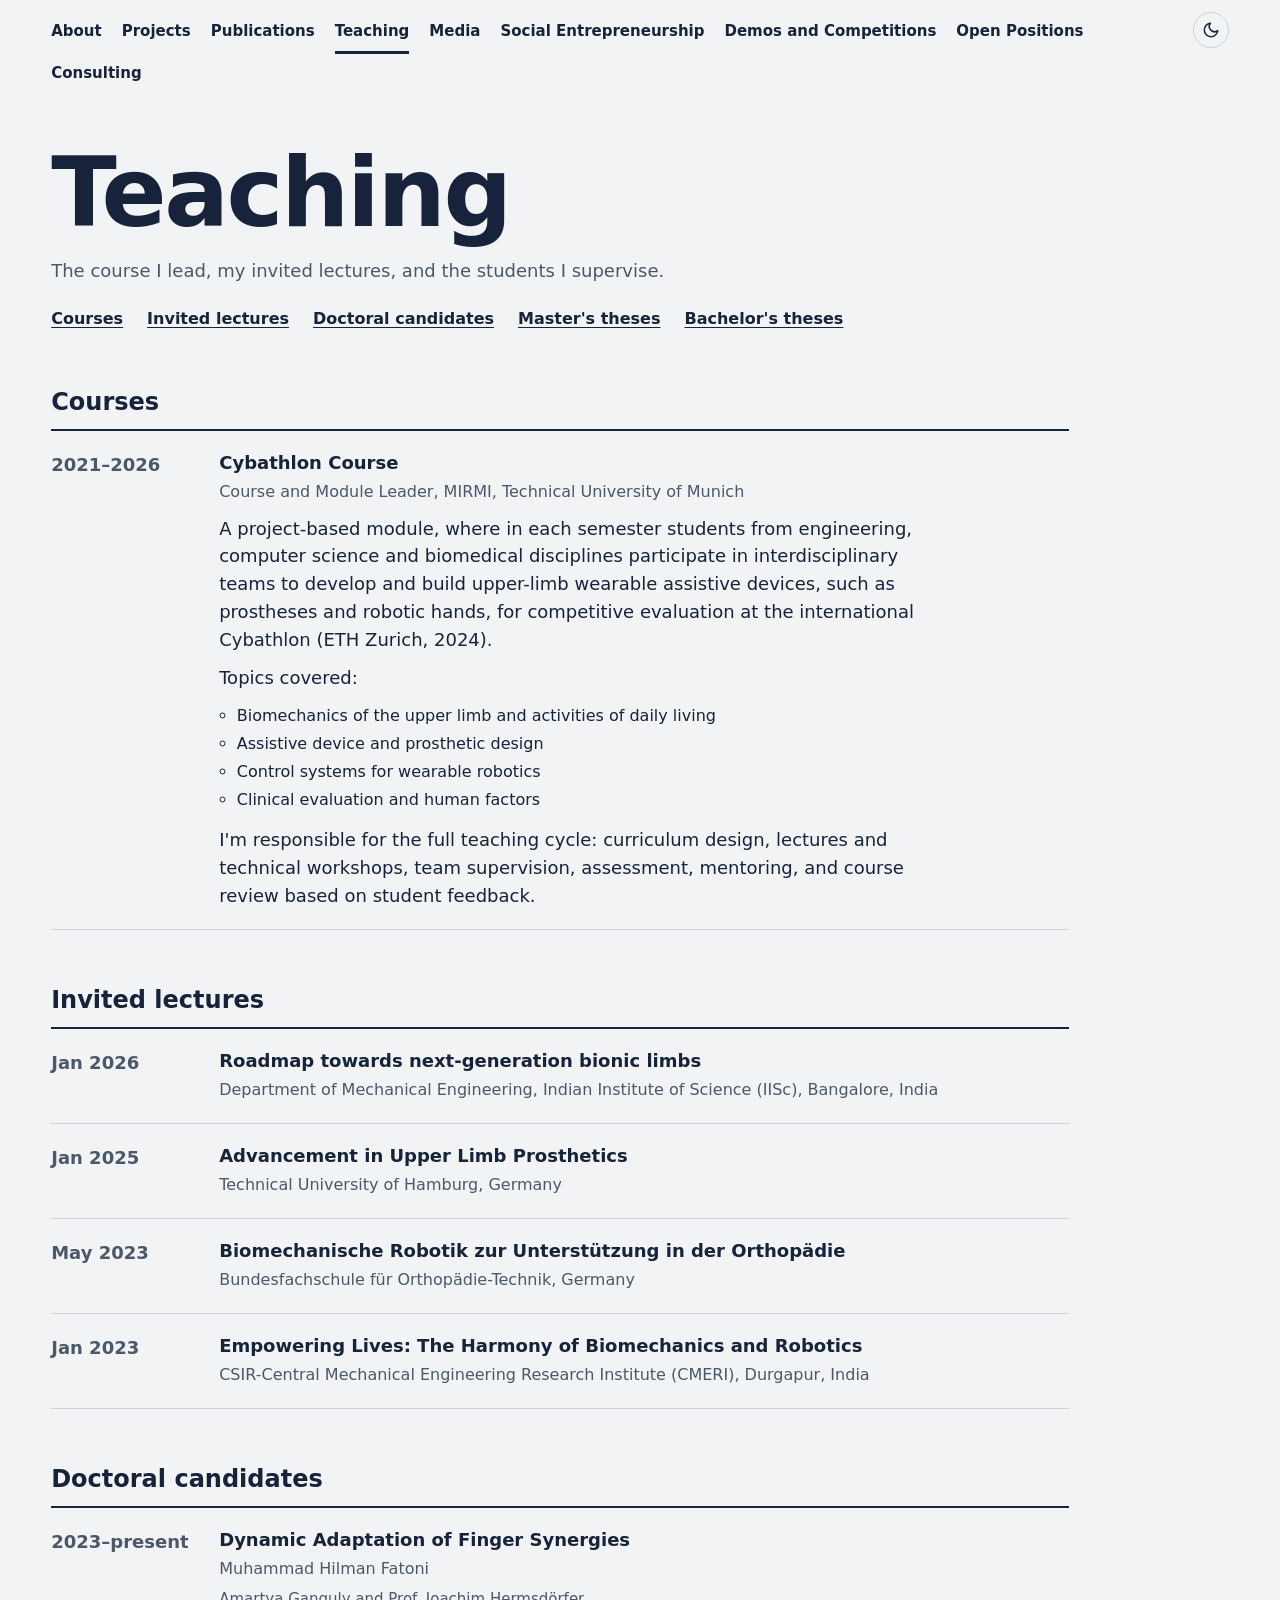
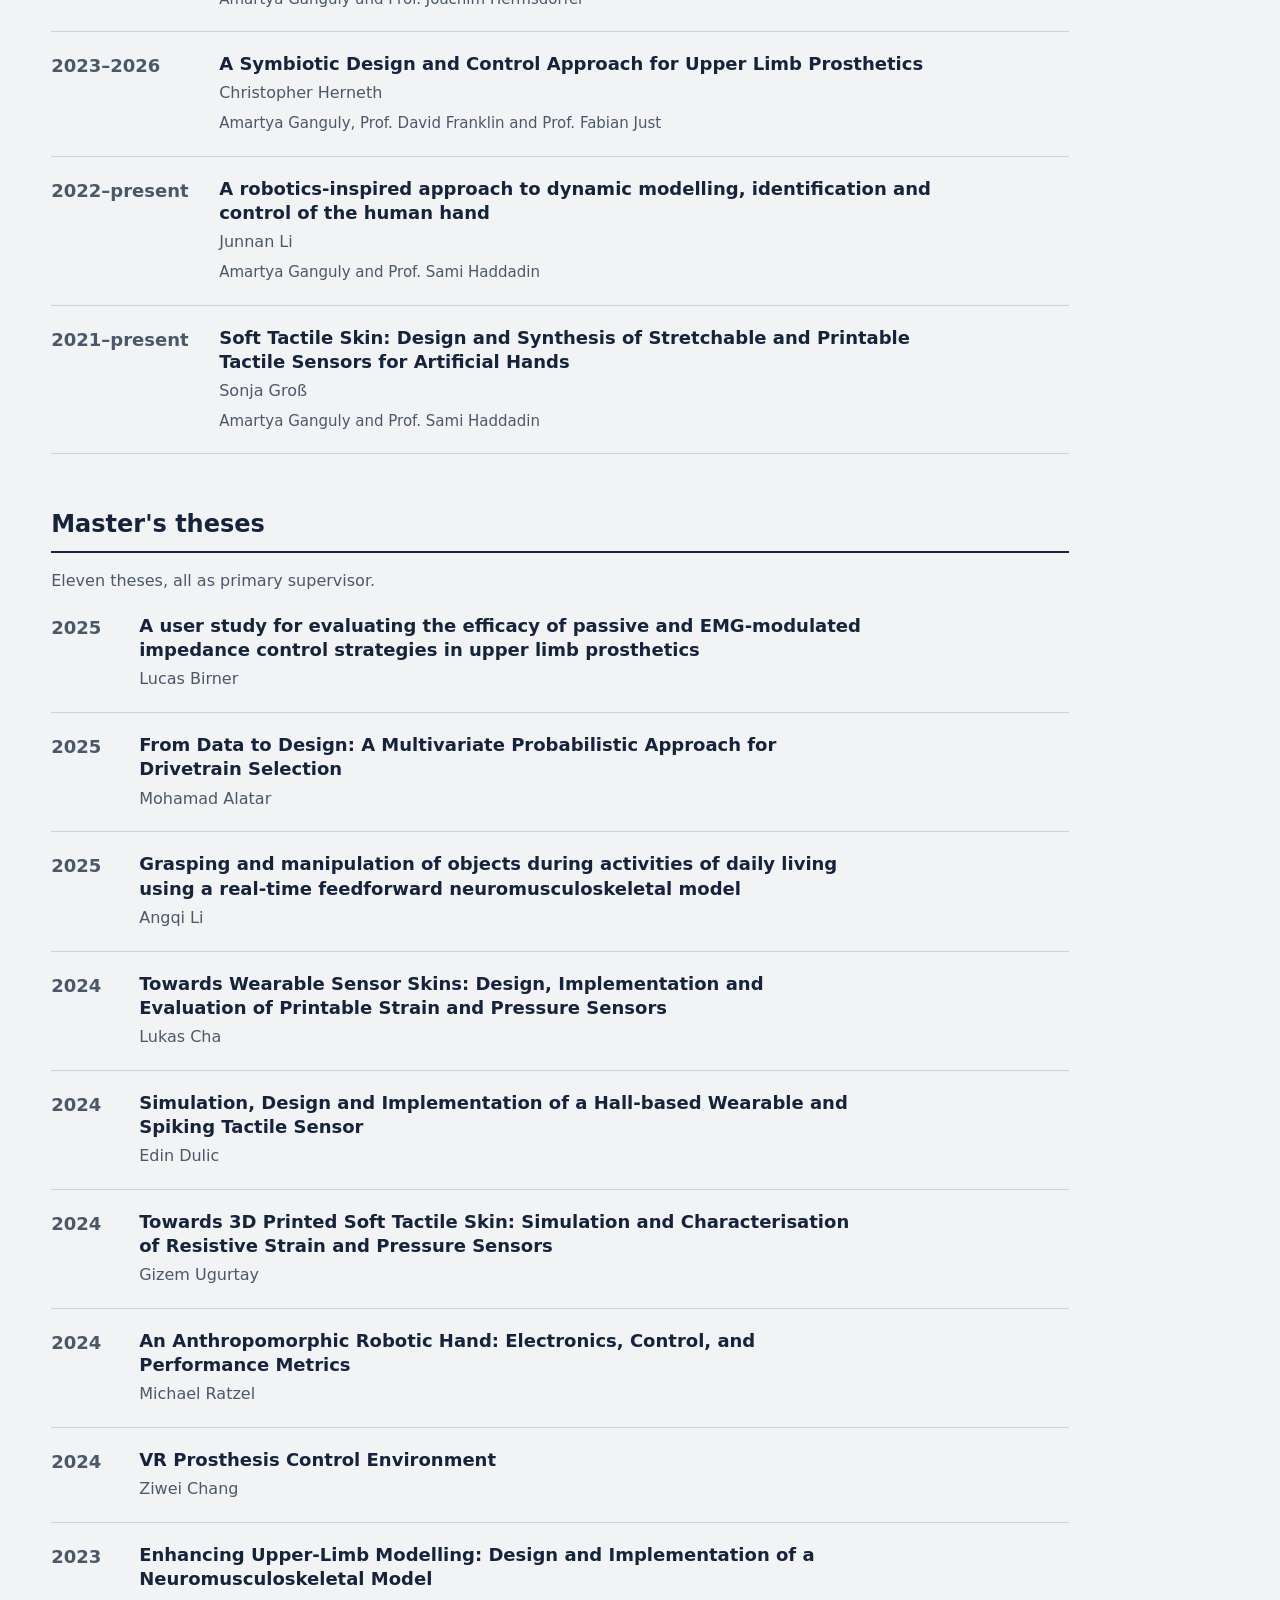
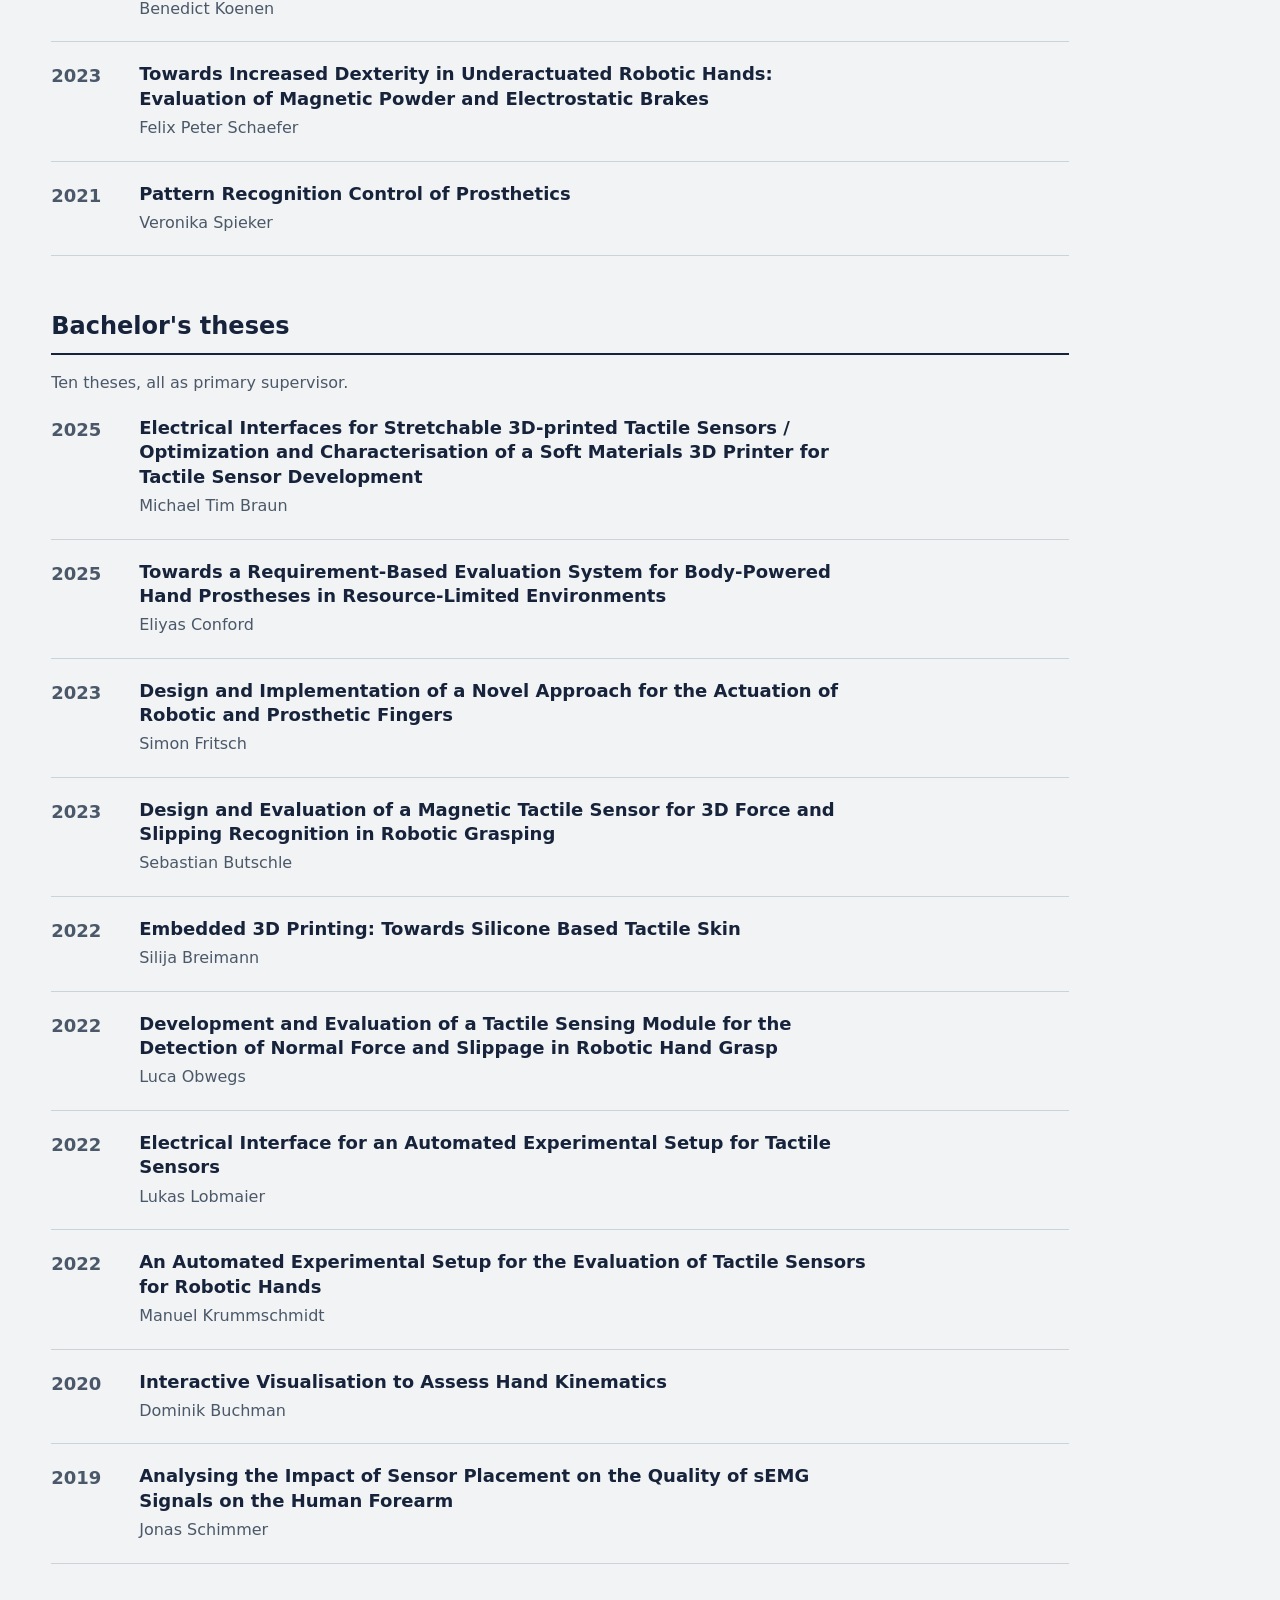
<file: teaching.html>
<!doctype html>
<html lang="en">
<head>
  <meta charset="utf-8">
  <meta name="viewport" content="width=device-width, initial-scale=1">
  <title>Teaching | Amartya Ganguly</title>
  <meta name="description" content="Teaching, invited lectures and student supervision by Amartya Ganguly at the Technical University of Munich.">
  <link rel="canonical" href="https://amartyaganguly.github.io/teaching.html">
  <link rel="stylesheet" href="style.css">
</head>
<body>
  <header class="site-header"></header>
  <script src="nav.js"></script>

  <main class="page">
    <h1 class="page-title">Teaching</h1>
    <p class="page-intro">The course I lead, my invited lectures, and the students I supervise.</p>
    <nav aria-label="Teaching sections">
      <ul class="jump" role="list">
        <li><a href="#courses">Courses</a></li>
        <li><a href="#lectures">Invited lectures</a></li>
        <li><a href="#doctoral">Doctoral candidates</a></li>
        <li><a href="#masters">Master's theses</a></li>
        <li><a href="#bachelors">Bachelor's theses</a></li>
      </ul>
    </nav>

    <section class="group" id="courses" aria-labelledby="courses-h">
      <h2 id="courses-h">Courses</h2>
      <ul class="entries" role="list">
        <li>
          <p class="when">2021–2026</p>
          <h3 class="title">Cybathlon Course</h3>
          <p class="meta">Course and Module Leader, MIRMI, Technical University of Munich</p>
          <p class="desc">A project-based module, where in each semester students from engineering, computer science and biomedical disciplines participate in interdisciplinary teams to develop and build upper-limb wearable assistive devices, such as prostheses and robotic hands, for competitive evaluation at the international Cybathlon (ETH Zurich, 2024).</p>
          <p class="desc">Topics covered:</p>
          <ul class="facts">
            <li>Biomechanics of the upper limb and activities of daily living</li>
            <li>Assistive device and prosthetic design</li>
            <li>Control systems for wearable robotics</li>
            <li>Clinical evaluation and human factors</li>
          </ul>
          <p class="desc">I'm responsible for the full teaching cycle: curriculum design, lectures and technical workshops, team supervision, assessment, mentoring, and course review based on student feedback.</p>
        </li>
      </ul>
    </section>

    <section class="group" id="lectures" aria-labelledby="lectures-h">
      <h2 id="lectures-h">Invited lectures</h2>
      <ul class="entries" role="list">
        <li>
          <p class="when">Jan 2026</p>
          <h3 class="title">Roadmap towards next-generation bionic limbs</h3>
          <p class="meta">Department of Mechanical Engineering, Indian Institute of Science (IISc), Bangalore, India</p>
        </li>
        <li>
          <p class="when">Jan 2025</p>
          <h3 class="title">Advancement in Upper Limb Prosthetics</h3>
          <p class="meta">Technical University of Hamburg, Germany</p>
        </li>
        <li>
          <p class="when">May 2023</p>
          <h3 class="title" lang="de">Biomechanische Robotik zur Unterstützung in der Orthopädie</h3>
          <p class="meta">Bundesfachschule für Orthopädie-Technik, Germany</p>
        </li>
        <li>
          <p class="when">Jan 2023</p>
          <h3 class="title">Empowering Lives: The Harmony of Biomechanics and Robotics</h3>
          <p class="meta">CSIR-Central Mechanical Engineering Research Institute (CMERI), Durgapur, India</p>
        </li>
      </ul>
    </section>

    <section class="group" id="doctoral" aria-labelledby="doctoral-h">
      <h2 id="doctoral-h">Doctoral candidates</h2>
      <ul class="entries" role="list">
        <li>
          <p class="when">2023–present</p>
          <h3 class="title">Dynamic Adaptation of Finger Synergies</h3>
          <p class="meta">Muhammad Hilman Fatoni</p>
          <p class="note"> Amartya Ganguly and Prof. Joachim Hermsdörfer</p>
        </li>
        <li>
          <p class="when">2023–2026</p>
          <h3 class="title">A Symbiotic Design and Control Approach for Upper Limb Prosthetics</h3>
          <p class="meta">Christopher Herneth</p>
          <p class="note"> Amartya Ganguly, Prof. David Franklin and Prof. Fabian Just</p>
        </li>
        <li>
          <p class="when">2022–present</p>
          <h3 class="title">A robotics-inspired approach to dynamic modelling, identification and control of the human hand</h3>
          <p class="meta">Junnan Li</p>
          <p class="note"> Amartya Ganguly and Prof. Sami Haddadin</p>
        </li>
        <li>
          <p class="when">2021–present</p>
          <h3 class="title">Soft Tactile Skin: Design and Synthesis of Stretchable and Printable Tactile Sensors for Artificial Hands</h3>
          <p class="meta">Sonja Groß</p>
          <p class="note">Amartya Ganguly and Prof. Sami Haddadin</p>
        </li>
      </ul>
    </section>

    <section class="group" id="masters" aria-labelledby="masters-h">
      <h2 id="masters-h">Master's theses</h2>
      <p class="group-intro">Eleven theses, all as primary supervisor.</p>
      <ul class="entries pubs" role="list">
        <li>
          <p class="when">2025</p>
          <h3 class="title">A user study for evaluating the efficacy of passive and EMG-modulated impedance control strategies in upper limb prosthetics</h3>
          <p class="meta">Lucas Birner</p>
        </li>
        <li>
          <p class="when">2025</p>
          <h3 class="title">From Data to Design: A Multivariate Probabilistic Approach for Drivetrain Selection</h3>
          <p class="meta">Mohamad Alatar</p>
        </li>
        <li>
          <p class="when">2025</p>
          <h3 class="title">Grasping and manipulation of objects during activities of daily living using a real-time feedforward neuromusculoskeletal model</h3>
          <p class="meta">Angqi Li</p>
        </li>
        <li>
          <p class="when">2024</p>
          <h3 class="title">Towards Wearable Sensor Skins: Design, Implementation and Evaluation of Printable Strain and Pressure Sensors</h3>
          <p class="meta">Lukas Cha</p>
        </li>
        <li>
          <p class="when">2024</p>
          <h3 class="title">Simulation, Design and Implementation of a Hall-based Wearable and Spiking Tactile Sensor</h3>
          <p class="meta">Edin Dulic</p>
        </li>
        <li>
          <p class="when">2024</p>
          <h3 class="title">Towards 3D Printed Soft Tactile Skin: Simulation and Characterisation of Resistive Strain and Pressure Sensors</h3>
          <p class="meta">Gizem Ugurtay</p>
        </li>
        <li>
          <p class="when">2024</p>
          <h3 class="title">An Anthropomorphic Robotic Hand: Electronics, Control, and Performance Metrics</h3>
          <p class="meta">Michael Ratzel</p>
        </li>
        <li>
          <p class="when">2024</p>
          <h3 class="title">VR Prosthesis Control Environment</h3>
          <p class="meta">Ziwei Chang</p>
        </li>
        <li>
          <p class="when">2023</p>
          <h3 class="title">Enhancing Upper-Limb Modelling: Design and Implementation of a Neuromusculoskeletal Model</h3>
          <p class="meta">Benedict Koenen</p>
        </li>
        <li>
          <p class="when">2023</p>
          <h3 class="title">Towards Increased Dexterity in Underactuated Robotic Hands: Evaluation of Magnetic Powder and Electrostatic Brakes</h3>
          <p class="meta">Felix Peter Schaefer</p>
        </li>
        <li>
          <p class="when">2021</p>
          <h3 class="title">Pattern Recognition Control of Prosthetics</h3>
          <p class="meta">Veronika Spieker</p>
        </li>
      </ul>
    </section>

    <section class="group" id="bachelors" aria-labelledby="bachelors-h">
      <h2 id="bachelors-h">Bachelor's theses</h2>
      <p class="group-intro">Ten theses, all as primary supervisor.</p>
      <ul class="entries pubs" role="list">
        <li>
          <p class="when">2025</p>
          <h3 class="title">Electrical Interfaces for Stretchable 3D-printed Tactile Sensors / Optimization and Characterisation of a Soft Materials 3D Printer for Tactile Sensor Development</h3>
          <p class="meta">Michael Tim Braun</p>
        </li>
        <li>
          <p class="when">2025</p>
          <h3 class="title">Towards a Requirement-Based Evaluation System for Body-Powered Hand Prostheses in Resource-Limited Environments</h3>
          <p class="meta">Eliyas Conford</p>
        </li>
        <li>
          <p class="when">2023</p>
          <h3 class="title">Design and Implementation of a Novel Approach for the Actuation of Robotic and Prosthetic Fingers</h3>
          <p class="meta">Simon Fritsch</p>
        </li>
        <li>
          <p class="when">2023</p>
          <h3 class="title">Design and Evaluation of a Magnetic Tactile Sensor for 3D Force and Slipping Recognition in Robotic Grasping</h3>
          <p class="meta">Sebastian Butschle</p>
        </li>
        <li>
          <p class="when">2022</p>
          <h3 class="title">Embedded 3D Printing: Towards Silicone Based Tactile Skin</h3>
          <p class="meta">Silija Breimann</p>
        </li>
        <li>
          <p class="when">2022</p>
          <h3 class="title">Development and Evaluation of a Tactile Sensing Module for the Detection of Normal Force and Slippage in Robotic Hand Grasp</h3>
          <p class="meta">Luca Obwegs</p>
        </li>
        <li>
          <p class="when">2022</p>
          <h3 class="title">Electrical Interface for an Automated Experimental Setup for Tactile Sensors</h3>
          <p class="meta">Lukas Lobmaier</p>
        </li>
        <li>
          <p class="when">2022</p>
          <h3 class="title">An Automated Experimental Setup for the Evaluation of Tactile Sensors for Robotic Hands</h3>
          <p class="meta">Manuel Krummschmidt</p>
        </li>
        <li>
          <p class="when">2020</p>
          <h3 class="title">Interactive Visualisation to Assess Hand Kinematics</h3>
          <p class="meta">Dominik Buchman</p>
        </li>
        <li>
          <p class="when">2019</p>
          <h3 class="title">Analysing the Impact of Sensor Placement on the Quality of sEMG Signals on the Human Forearm</h3>
          <p class="meta">Jonas Schimmer</p>
        </li>
      </ul>
    </section>
  </main>
</body>
</html>
</file>
<file: style.css>
/* Shared styles for every page of the site */
/* Light colours (the sun/moon button in the top bar switches to the dark ones below) */
:root {
  color-scheme: light;
  --paper: #F1F3F4;
  --ink: #16233A;
  --ink-soft: #4B5869;
  --rule: #CBD2D9;
  --nerve: #F3CB3A;
  --on-nerve: #16233A;
  --gutter: clamp(16px, 4vw, 56px);
  --header-h: 72px;
}
/* Dark colours */
:root[data-theme="dark"] {
  color-scheme: dark;
  --paper: #0F1724; --ink: #E7EBEF; --ink-soft: #A2AEBD; --rule: #2B3747;
}
@media (prefers-color-scheme: dark) {
  :root:not([data-theme="light"]) {
    color-scheme: dark;
    --paper: #0F1724; --ink: #E7EBEF; --ink-soft: #A2AEBD; --rule: #2B3747;
  }
}
* { box-sizing: border-box; }
html { -webkit-text-size-adjust: 100%; text-size-adjust: 100%; }
body {
  margin: 0;
  background: var(--paper);
  color: var(--ink);
  font-family: system-ui, -apple-system, "Segoe UI", Roboto, "Helvetica Neue", Arial, sans-serif;
  font-size: 1.125rem;
  line-height: 1.55;
}
a { color: inherit; text-underline-offset: 0.2em; text-decoration-thickness: 1px; }
a:hover { text-decoration-thickness: 2px; }
:focus-visible { outline: 3px solid currentColor; outline-offset: 3px; }
::selection { background: var(--nerve); color: var(--on-nerve); }
mark { background: var(--nerve); color: var(--on-nerve); padding: 0.05em 0.3em; }

/* Top bar: nav.js fills it with your name, the tabs and the light/dark button */
.site-header {
  display: flex; flex-wrap: wrap; align-items: center; gap: 0.25rem 2rem;
  min-height: var(--header-h);
  padding: 12px var(--gutter);
}
.wordmark { flex: none; font-weight: 700; text-decoration: none; white-space: nowrap; }
.tabs { display: flex; flex-wrap: wrap; gap: 0 1.5rem; margin-left: auto; min-width: 0; }
.tabs a {
  flex: none; padding: 0.5rem 0; border-bottom: 3px solid transparent;
  font-size: 0.9375rem; font-weight: 600; text-decoration: none; white-space: nowrap;
}
.tabs a:hover { border-bottom-color: var(--rule); }
.tabs a:focus-visible { outline-offset: -3px; }
.tabs a[aria-current="page"] { border-bottom-color: currentColor; }
.theme-toggle {
  flex: none; display: inline-grid; place-items: center;
  width: 2.25rem; height: 2.25rem; padding: 0;
  border: 1px solid var(--rule); border-radius: 50%;
  background: none; color: inherit; cursor: pointer;
}
.theme-toggle:hover { border-color: currentColor; }
.theme-toggle svg {
  width: 1.125rem; height: 1.125rem;
  fill: none; stroke: currentColor; stroke-width: 2; stroke-linecap: round; stroke-linejoin: round;
}
@media (max-width: 1480px) {
  .wordmark { order: 1; }
  .theme-toggle { order: 2; margin-left: auto; }
  .tabs { order: 3; flex-basis: 100%; margin-left: 0; gap: 0 1.25rem; }
  /* On the About page there's no name, so the tabs and the button share one row */
  .is-home .tabs { order: 1; flex: 1 1 0; }
  .is-home .theme-toggle { align-self: flex-start; }
}
/* On phones the tabs sit in one row that you swipe sideways */
@media (max-width: 600px) {
  .tabs { flex-wrap: nowrap; overflow-x: auto; scrollbar-width: thin; }
}

/* ---------- About page ---------- */
.hero {
  container-type: inline-size;
  padding: clamp(16px, 4vh, 48px) var(--gutter) clamp(48px, 9vh, 104px);
}
.roles {
  list-style: none; margin: 0 0 1.75rem; padding: 0;
  color: var(--ink-soft); font-size: 1rem; font-weight: 500; line-height: 1.5;
}
.name {
  margin: 0 0 clamp(1.5rem, 3.5cqi, 2.75rem);
  font-size: clamp(3.25rem, min(22cqi, 20vh), 12rem);
  line-height: 0.96;
  letter-spacing: -0.025em;
}
.name span { display: block; }
.given { font-style: italic; font-weight: 300; }
.family { font-weight: 800; }
.lede {
  margin: 0; max-width: 34ch;
  font-size: clamp(1.25rem, 1rem + 0.75vw, 1.75rem);
  line-height: 1.42;
}
@media (min-width: 900px) {
  .hero {
    display: flex; flex-direction: column; justify-content: space-between;
    min-height: calc(100vh - var(--header-h));
    min-height: calc(100svh - var(--header-h));
    padding-top: 8px;
  }
  .roles { margin: 0 0 3rem; }
}

/* ---------- All other pages ---------- */
.page { max-width: 1120px; padding: clamp(16px, 4vh, 48px) var(--gutter) 96px; }
.page-title {
  margin: 0 0 1rem;
  font-size: clamp(2.75rem, 9vw, 6rem); font-weight: 800; line-height: 1; letter-spacing: -0.025em;
}
.page-intro { margin: 0; max-width: 60ch; color: var(--ink-soft); }
.jump { display: flex; flex-wrap: wrap; gap: 0.25rem 1.5rem; margin: 1.25rem 0 0; padding: 0; list-style: none; }
.jump a { font-size: 1rem; font-weight: 600; }
.group { margin-top: 3.5rem; }
.group > h2 {
  margin: 0; padding-bottom: 0.75rem; border-bottom: 2px solid var(--ink);
  font-size: 1.5rem; font-weight: 800; line-height: 1.2;
}
.group-intro { margin: 1rem 0 0; font-size: 1rem; color: var(--ink-soft); }

/* One row per project or publication: dates on the left, details on the right */
.entries { list-style: none; margin: 0; padding: 0; }
.entries > li {
  display: grid; grid-template-columns: 9rem minmax(0, 1fr); column-gap: 1.5rem;
  padding: 1.25rem 0; border-bottom: 1px solid var(--rule);
}
.pubs > li { grid-template-columns: 4rem minmax(0, 1fr); }
.entries > li > * { grid-column: 2; margin: 0; max-width: 46rem; }
.entries .when { grid-column: 1; grid-row: 1 / span 8; color: var(--ink-soft); font-weight: 700; font-variant-numeric: tabular-nums; white-space: nowrap; }
.entries .title { margin-bottom: 0.3rem; font-size: 1.125rem; font-weight: 700; line-height: 1.35; }
.entries .meta { font-size: 1rem; color: var(--ink-soft); }
.entries .meta b { color: var(--ink); }
.entries .desc { margin-top: 0.6rem; }
.entries .facts { margin-top: 0.6rem; padding-left: 1.1em; font-size: 1rem; }
.entries .facts li { margin: 0.2rem 0; }
.entries .note { margin-top: 0.4rem; font-size: 0.9375rem; color: var(--ink-soft); }
.entries .links { margin-top: 0.6rem; font-size: 1rem; }
.entries .links a + a { margin-left: 1.25rem; }
@media (max-width: 600px) {
  .entries > li { display: block; }
  .entries .when { margin-bottom: 0.2rem; font-size: 0.9375rem; }
}

/* ---------- About page: photo and name on the left, biography on the right ---------- */
.about {
  display: grid; gap: 2.5rem;
  max-width: 1200px;
  padding: clamp(24px, 5vh, 56px) var(--gutter) 96px;
}
.about-side { text-align: center; }
.about-photo {
  width: 180px; aspect-ratio: 1; margin: 0 auto;
  border-radius: 50%; overflow: hidden; background: var(--rule);
}
.about-photo img {
  display: block; width: 100%; height: 100%;
  object-fit: cover; object-position: 0% 0%;
  /* These numbers frame your face. Change them if you swap the photo. */
  transform: scale(1.35); transform-origin: 0% 0%;
}
.about-name { margin: 1.25rem 0 0; font-size: 1.75rem; font-weight: 800; line-height: 1.15; }
.about .roles { margin: 0.5rem 0 0; }
.about-links {
  display: flex; flex-wrap: wrap; justify-content: center; gap: 0.25rem 1.25rem;
  margin: 1rem 0 0; padding: 0; list-style: none; font-size: 1rem; font-weight: 600;
}
.about-main h2 {
  margin: 0; padding-bottom: 0.75rem; border-bottom: 2px solid var(--ink);
  font-size: 1.5rem; font-weight: 800; line-height: 1.2;
}
.about-main * + h2 { margin-top: 2.75rem; }
.about-main p { margin: 1rem 0 0; max-width: 46rem; }
.lines { list-style: none; margin: 0; padding: 0; font-size: 1rem; }
.lines li {
  display: grid; grid-template-columns: 7.5rem minmax(0, 1fr); column-gap: 1.5rem;
  padding: 0.65rem 0; border-bottom: 1px solid var(--rule);
}
.lines .when { color: var(--ink-soft); font-weight: 700; font-variant-numeric: tabular-nums; white-space: nowrap; }
@media (min-width: 900px) {
  .about { grid-template-columns: 280px minmax(0, 1fr); column-gap: clamp(3rem, 5vw, 5rem); align-items: start; }
  .about-photo { width: 200px; }
}
@media (max-width: 600px) {
  .lines li { display: block; }
  .lines .when { display: block; font-size: 0.9375rem; }
}
</file>
